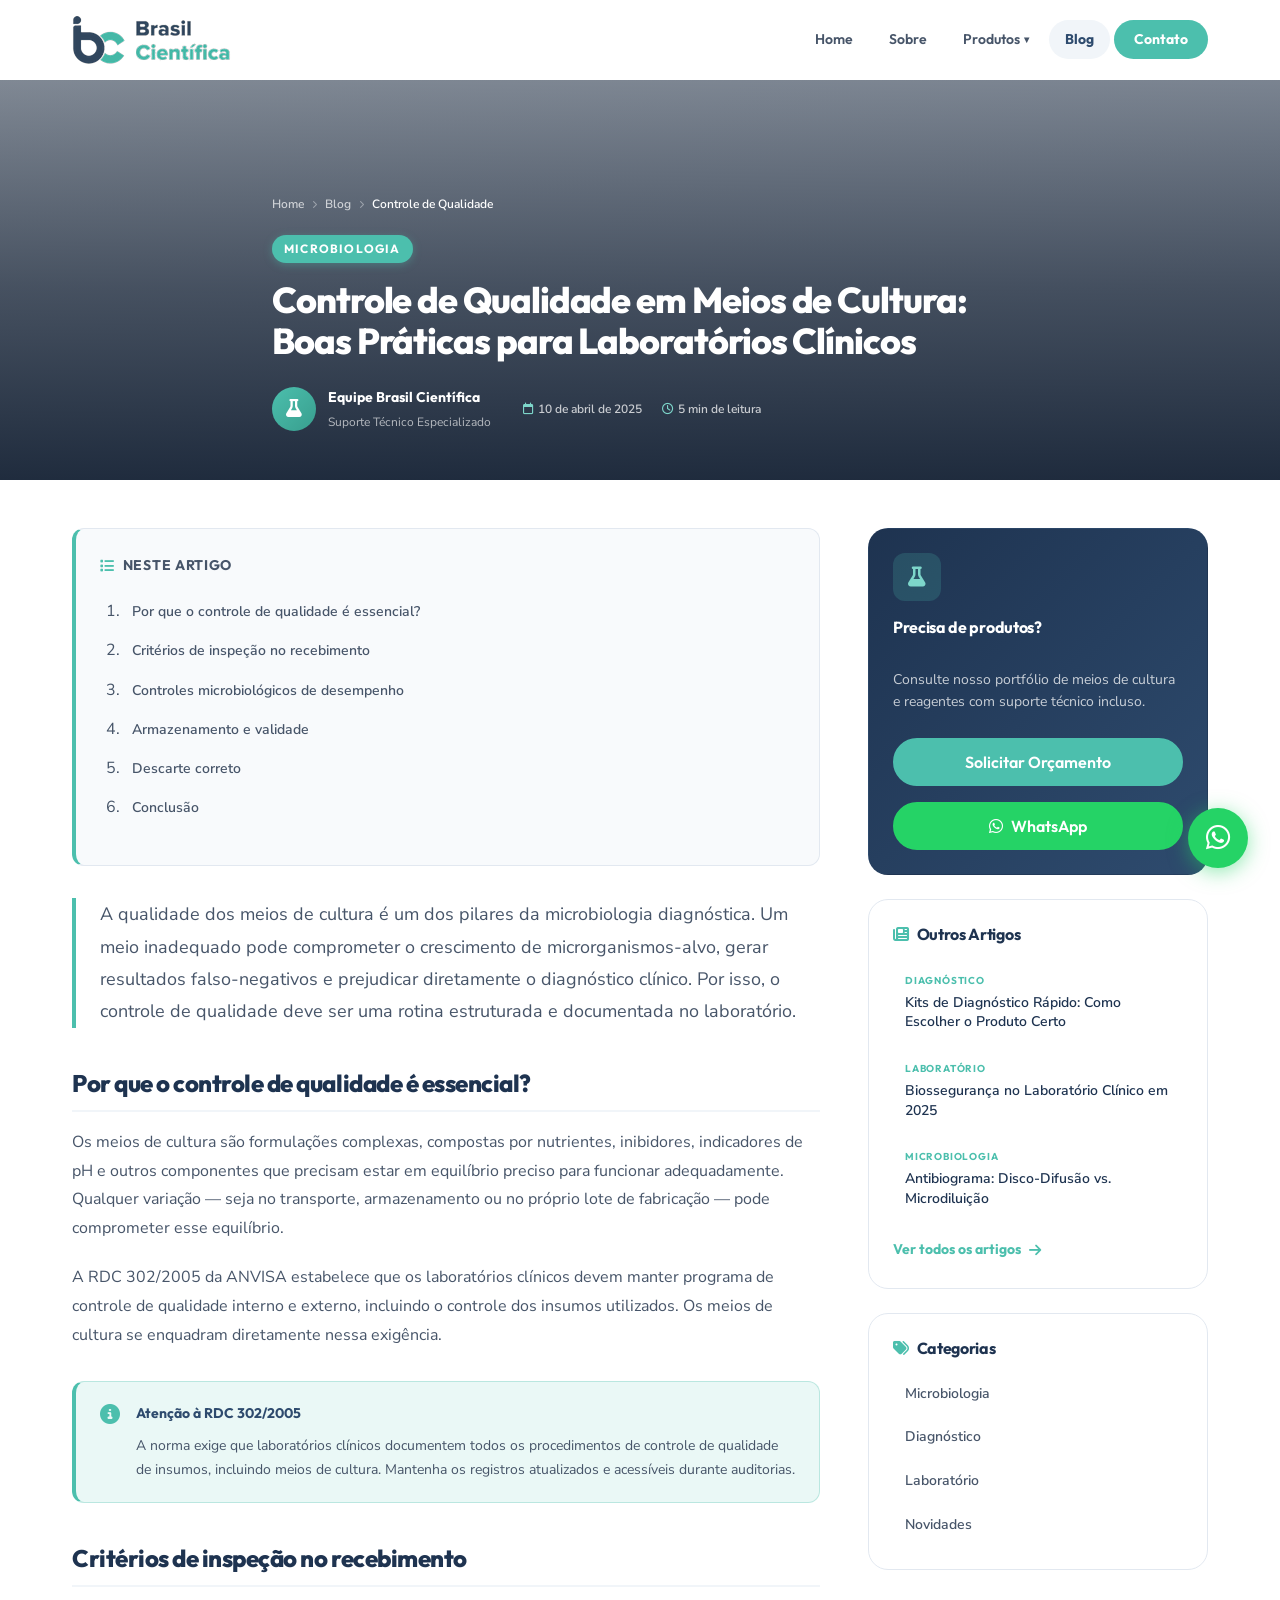
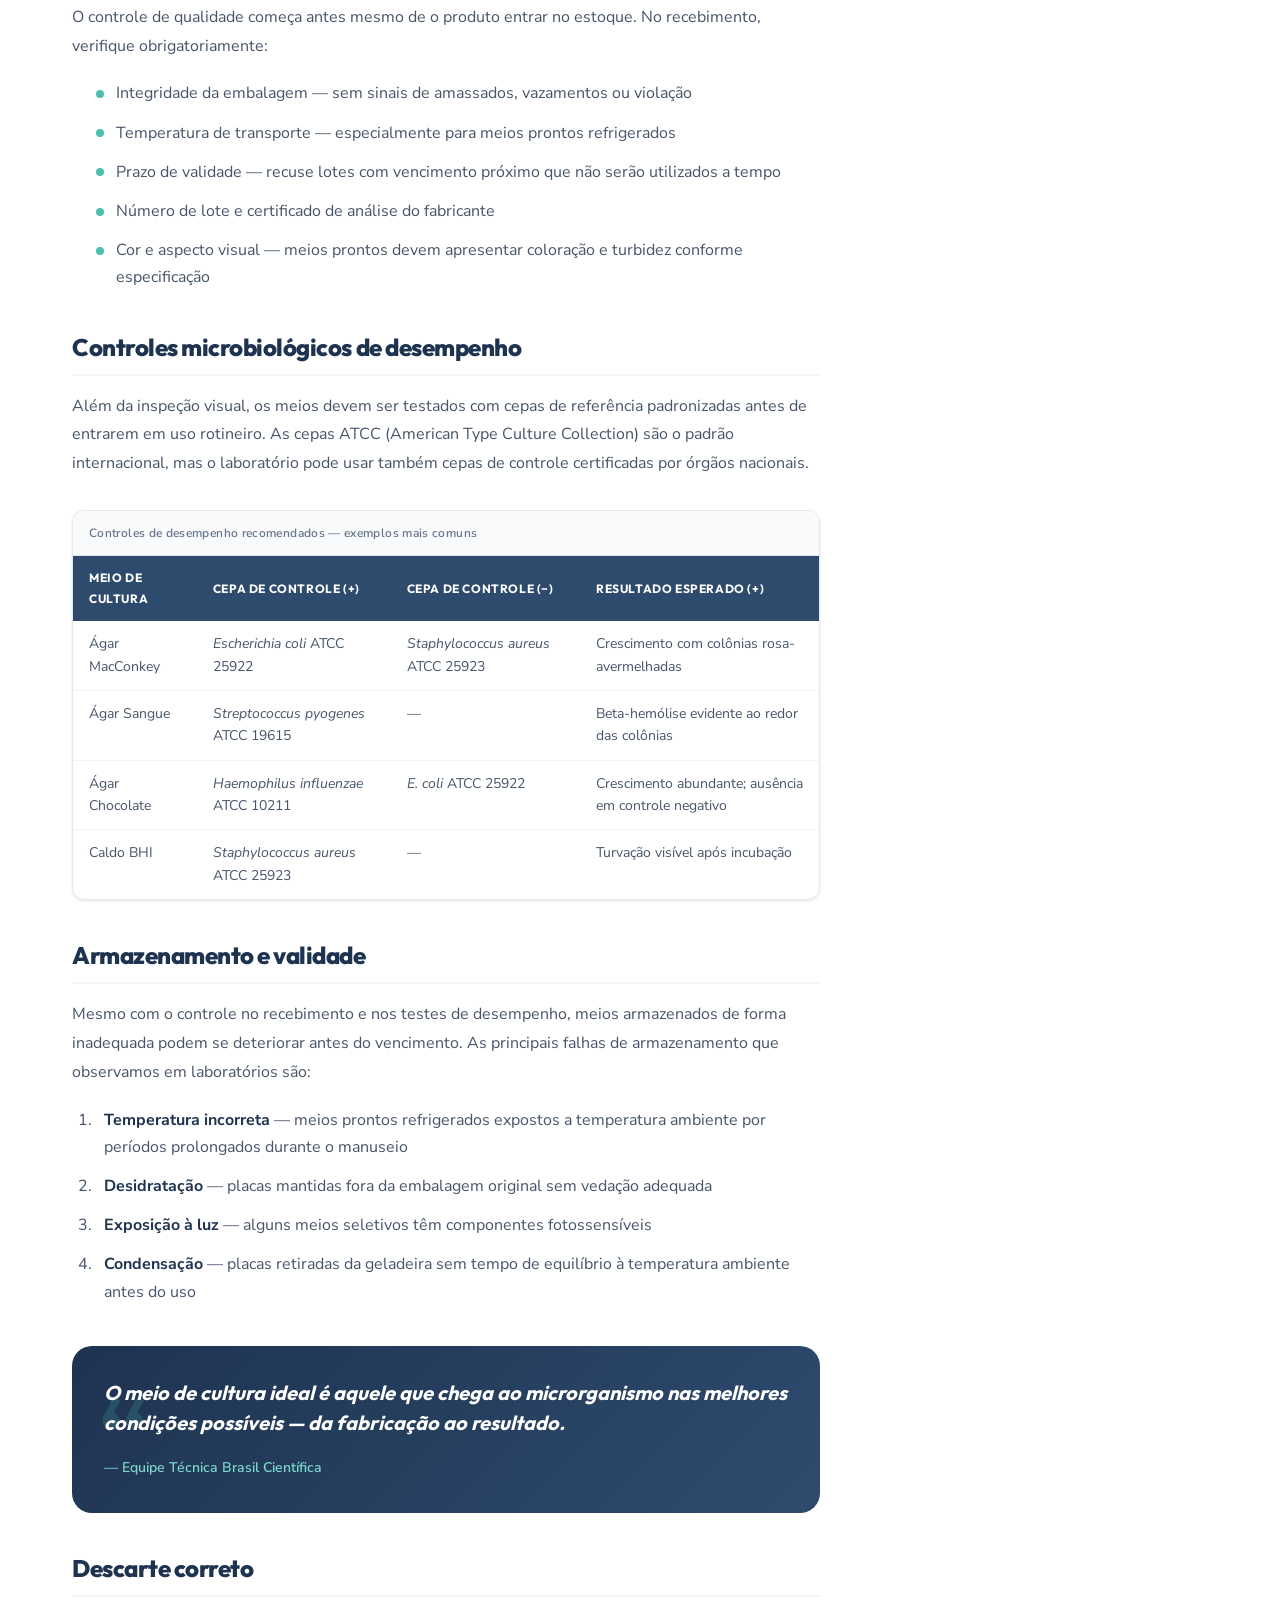
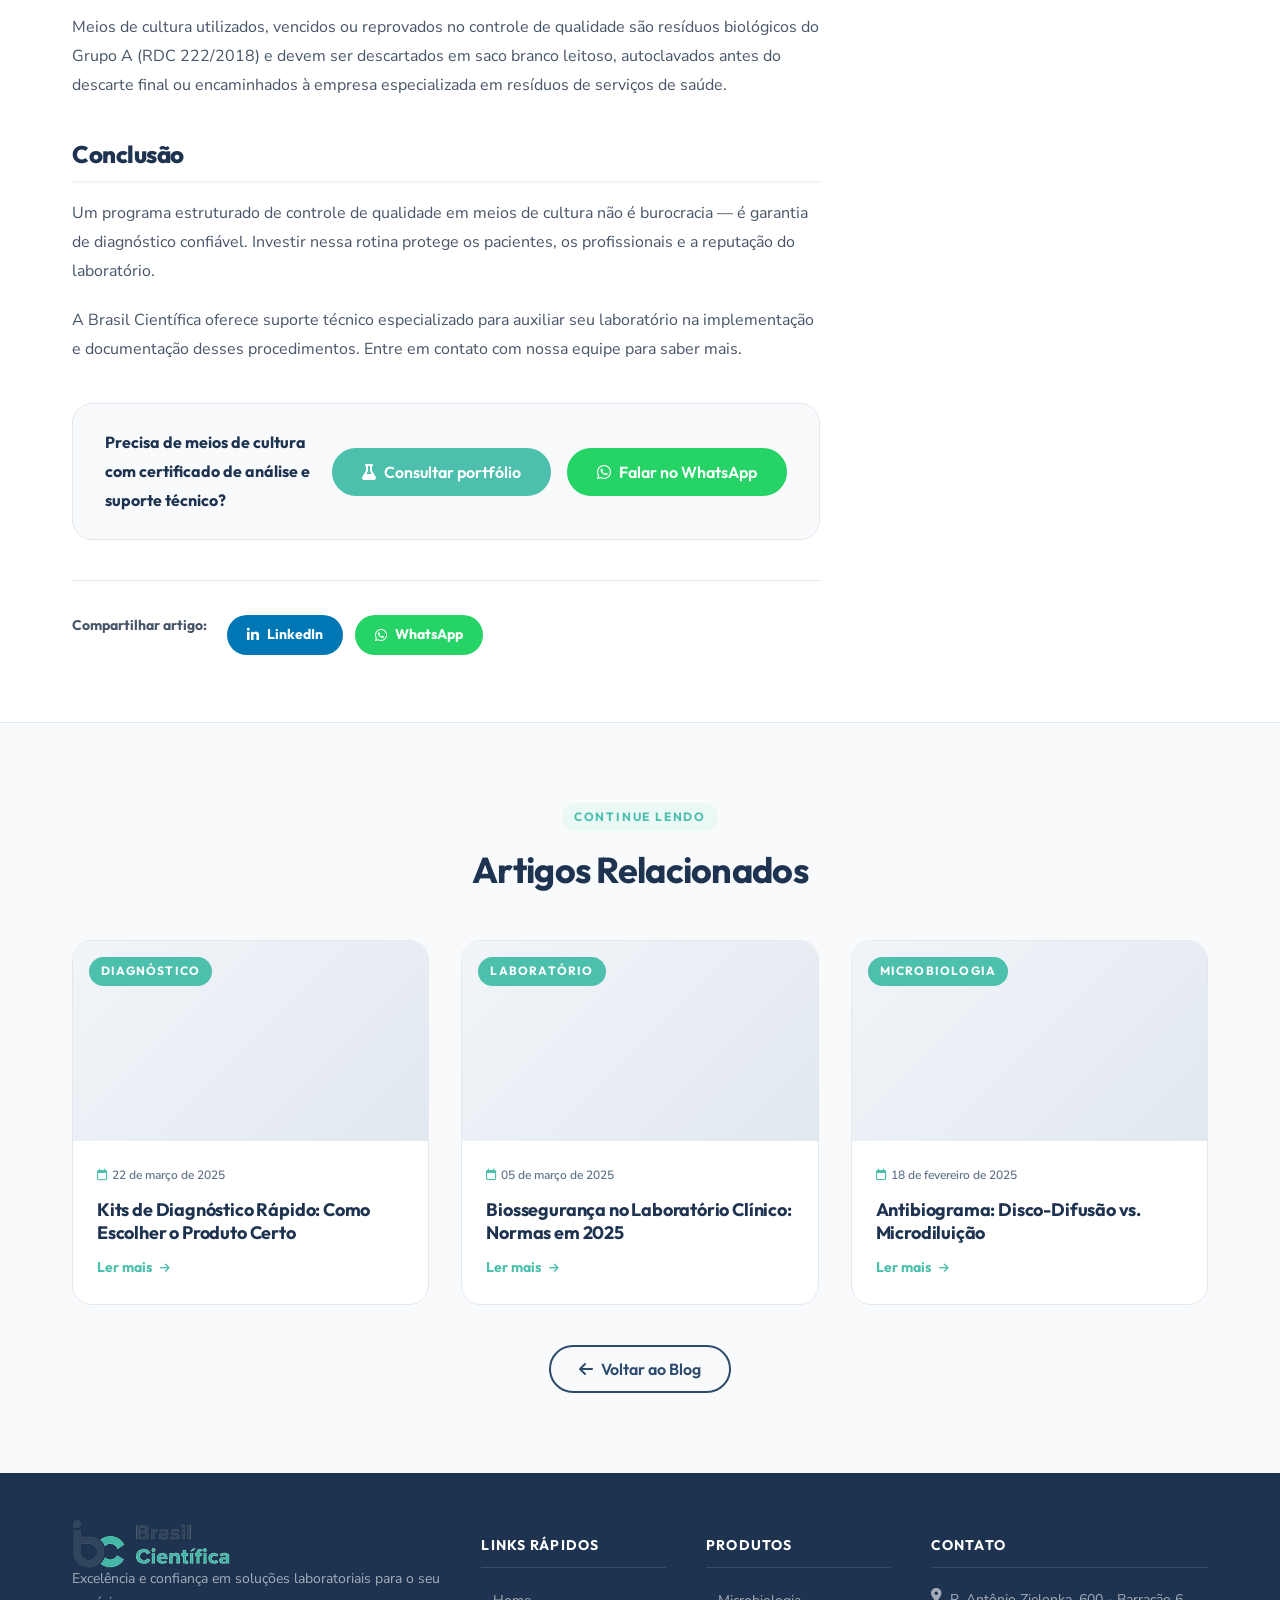
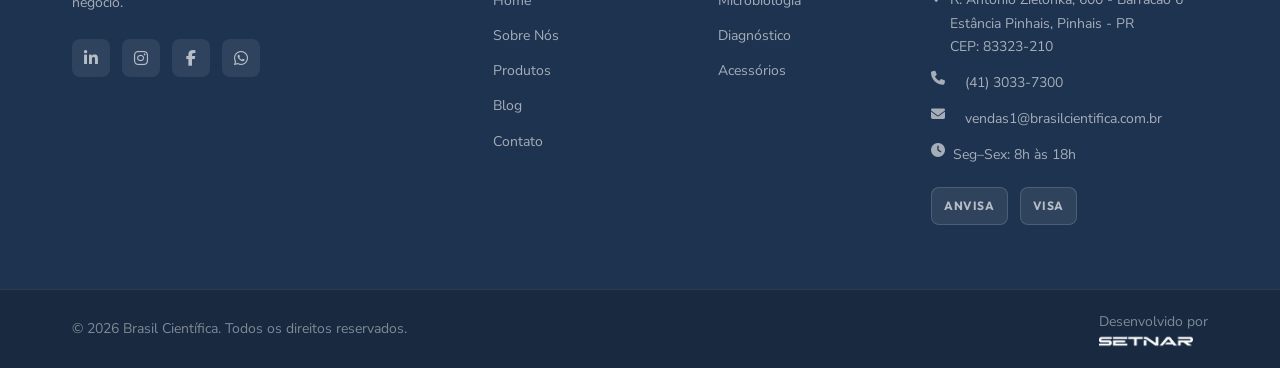
<file: posts/post-template.html>
<!DOCTYPE html>
<html lang="pt-BR" dir="ltr">

<head>
  <meta charset="UTF-8" />
  <meta name="viewport" content="width=device-width, initial-scale=1.0" />

  <!-- ═══════════════════════════════════════════════════════════
       SEO — SUBSTITUIR PARA CADA POST
       ✏️  title        → Título do artigo (até 60 caracteres)
       ✏️  description  → Resumo do artigo (até 155 caracteres)
       ✏️  canonical    → URL final do post (slug)
       ✏️  og:image     → Imagem de capa do post (1200×630px)
       ✏️  article:published_time → Data de publicação (ISO 8601)
  ══════════════════════════════════════════════════════════════ -->
  <title>Controle de Qualidade em Meios de Cultura | Blog Brasil Científica</title>
  <meta name="description" content="Saiba como aplicar boas práticas de controle de qualidade em meios de cultura para garantir resultados microbiológicos confiáveis no laboratório." />
  <meta name="author" content="Brasil Científica" />
  <meta name="robots" content="index, follow" />
  <meta name="theme-color" content="#2E4B6E" />
  <link rel="canonical" href="https://www.brasilcientifica.com/posts/controle-qualidade-meios-cultura.html" />

  <!-- Open Graph -->
  <meta property="og:type"                content="article" />
  <meta property="og:site_name"           content="Brasil Científica" />
  <meta property="og:locale"              content="pt_BR" />
  <meta property="og:url"                 content="https://www.brasilcientifica.com/posts/controle-qualidade-meios-cultura.html" />
  <meta property="og:title"              content="Controle de Qualidade em Meios de Cultura | Blog Brasil Científica" />
  <meta property="og:description"        content="Saiba como aplicar boas práticas de controle de qualidade em meios de cultura para garantir resultados microbiológicos confiáveis." />
  <meta property="og:image"              content="https://www.brasilcientifica.com/images/blog/meios-cultura.jpg" />
  <meta property="article:published_time" content="2025-04-10T08:00:00-03:00" />
  <meta property="article:author"        content="Brasil Científica" />
  <meta property="article:section"       content="Microbiologia" />

  <!-- Schema.org — Artigo -->
  <script type="application/ld+json">
  {
    "@context": "https://schema.org",
    "@type": "BlogPosting",
    "headline": "Controle de Qualidade em Meios de Cultura: Boas Práticas para Laboratórios Clínicos",
    "description": "Saiba como aplicar boas práticas de controle de qualidade em meios de cultura para garantir resultados microbiológicos confiáveis.",
    "image": "https://www.brasilcientifica.com/images/blog/meios-cultura.jpg",
    "datePublished": "2025-04-10T08:00:00-03:00",
    "dateModified":  "2025-04-10T08:00:00-03:00",
    "author": {
      "@type": "Organization",
      "name": "Brasil Científica",
      "url": "https://www.brasilcientifica.com"
    },
    "publisher": {
      "@type": "Organization",
      "name": "Brasil Científica",
      "logo": { "@type": "ImageObject", "url": "https://www.brasilcientifica.com/images/logo.png" }
    },
    "mainEntityOfPage": {
      "@type": "WebPage",
      "@id": "https://www.brasilcientifica.com/posts/controle-qualidade-meios-cultura.html"
    },
    "articleSection": "Microbiologia",
    "inLanguage": "pt-BR"
  }
  </script>

  <!-- Favicons -->
  <link rel="icon"             href="../images/favicon/favicon.ico" sizes="any" />
  <link rel="icon"             href="../images/favicon/favicon_32x32.png" sizes="32x32">
  <link rel="apple-touch-icon" href="../images/favicon/favicon_180x180.png" />
  <link rel="manifest"         href="/site.webmanifest" />

  <!-- Preconnect -->
  <link rel="dns-prefetch" href="https://fonts.googleapis.com" />
  <link rel="dns-prefetch" href="https://fonts.gstatic.com" />
  <link rel="preconnect"   href="https://fonts.googleapis.com" />
  <link rel="preconnect"   href="https://fonts.gstatic.com" crossorigin />

  <!-- Fontes -->
  <link href="https://fonts.googleapis.com/css2?family=Nunito+Sans:ital,opsz,wght@0,6..12,400;0,6..12,600;0,6..12,700;1,6..12,400&family=Outfit:wght@400;600;700;800&display=swap" rel="stylesheet" />

  <!-- Font Awesome -->
  <link rel="stylesheet"
        href="https://cdnjs.cloudflare.com/ajax/libs/font-awesome/6.5.1/css/all.min.css"
        integrity="sha512-DTOQO9RWCH3ppGqcWaEA1BIZOC6xxalwEsw9c2QQeAIftl+Vegovlnee1c9QX4TctnWMn13TZye+giMm8e2LwA=="
        crossorigin="anonymous"
        referrerpolicy="no-referrer"
        media="print"
        onload="this.media='all'" />
  <noscript>
    <link rel="stylesheet" href="https://cdnjs.cloudflare.com/ajax/libs/font-awesome/6.5.1/css/all.min.css" />
  </noscript>

  <!-- CSS principal + Blog -->
  <link rel="stylesheet" href="../style.css" />
  <link rel="stylesheet" href="../blog.css" />

</head>

<body>

  <a href="#main-content" class="skip-link">Ir para o conteúdo principal</a>


  <!-- ============================================================
       HEADER
  ============================================================ -->
  <header id="header" role="banner">
    <div class="container header__inner">

      <a href="../index.html" class="header__logo" aria-label="Brasil Científica — Voltar à página inicial">
        <img src="../images/logo/logo_header.png" alt="Brasil Científica"/>
      </a>

      <button class="header__menu-toggle" id="menuToggle"
              aria-controls="mainNav"
              aria-expanded="false"
              aria-label="Abrir menu de navegação"
              type="button">
        <span aria-hidden="true"></span>
        <span aria-hidden="true"></span>
        <span aria-hidden="true"></span>
      </button>

      <nav class="header__nav" id="mainNav" aria-label="Menu principal">
        <ul class="nav__list" role="list">
          <li class="nav__item">
            <a href="../index.html#home" class="nav__link">Home</a>
          </li>
          <li class="nav__item">
            <a href="../index.html#sobre" class="nav__link">Sobre</a>
          </li>
          <li class="nav__item nav__item--dropdown">
            <a href="../index.html#produtos" class="nav__link" aria-haspopup="true" aria-expanded="false">
              Produtos <span class="nav__arrow" aria-hidden="true">▾</span>
            </a>
            <ul class="nav__dropdown" role="menu" aria-label="Categorias de produtos">
              <li role="none"><a href="../index.html#portfolio-microbiologia" role="menuitem">Microbiologia</a></li>
              <li role="none"><a href="../index.html#portfolio-diagnostico"   role="menuitem">Diagnóstico</a></li>
              <li role="none"><a href="../index.html#portfolio-acessorios"    role="menuitem">Acessórios</a></li>
            </ul>
          </li>
          <li class="nav__item">
            <a href="../blog.html" class="nav__link nav__link--active" aria-current="page">Blog</a>
          </li>
          <li class="nav__item">
            <a href="../index.html#contato" class="nav__link nav__link--cta">Contato</a>
          </li>
        </ul>
      </nav>

    </div>
  </header>


  <main id="main-content" tabindex="-1">

    <!-- ══════════════════════════════════════════════════════════
         HERO DO POST
    ══════════════════════════════════════════════════════════════ -->
    <section class="post-hero" aria-labelledby="post-titulo">

      <!-- Imagem de capa com overlay -->
      <div class="post-hero__capa" aria-hidden="true">
        <div class="image-placeholder post-hero__capa-img">
          <!-- ✏️ Substituir por:
          <img src="../images/blog/meios-cultura.webp"
               alt="Meios de cultura em placas de Petri em bancada de laboratório"
               loading="eager" fetchpriority="high" decoding="async">
          -->
        </div>
        <div class="post-hero__overlay"></div>
      </div>

      <div class="container post-hero__conteudo">
        <!-- Breadcrumb -->
        <nav class="breadcrumb breadcrumb--light" aria-label="Trilha de navegação">
          <ol role="list">
            <li><a href="../index.html">Home</a></li>
            <li aria-hidden="true"><i class="fa-solid fa-chevron-right"></i></li>
            <li><a href="../blog.html">Blog</a></li>
            <li aria-hidden="true"><i class="fa-solid fa-chevron-right"></i></li>
            <!-- ✏️ Substituir pelo título curto do post -->
            <li aria-current="page">Controle de Qualidade</li>
          </ol>
        </nav>

        <!-- ✏️ Badge de categoria — alterar data-categoria e texto conforme necessário -->
        <span class="post__badge post__badge--hero">Microbiologia</span>

        <!-- ✏️ Título principal do artigo -->
        <h1 id="post-titulo" class="post-hero__titulo">
          Controle de Qualidade em Meios de Cultura: Boas Práticas para Laboratórios Clínicos
        </h1>

        <!-- Meta do post -->
        <div class="post-hero__meta">
          <div class="post-hero__autor">
            <div class="autor__avatar" aria-hidden="true">
              <i class="fa-solid fa-flask"></i>
            </div>
            <div class="autor__info">
              <!-- ✏️ Substituir pelo nome do autor, se houver -->
              <span class="autor__nome">Equipe Brasil Científica</span>
              <span class="autor__cargo">Suporte Técnico Especializado</span>
            </div>
          </div>
          <div class="post-hero__dados">
            <!-- ✏️ Atualizar data (datetime em ISO 8601 e texto visível) -->
            <time datetime="2025-04-10" class="post__data">
              <i class="fa-regular fa-calendar" aria-hidden="true"></i> 10 de abril de 2025
            </time>
            <!-- ✏️ Atualizar tempo estimado de leitura -->
            <span class="post__leitura">
              <i class="fa-regular fa-clock" aria-hidden="true"></i> 5 min de leitura
            </span>
          </div>
        </div>
      </div>
    </section>


    <!-- ══════════════════════════════════════════════════════════
         CORPO DO ARTIGO
    ══════════════════════════════════════════════════════════════ -->
    <div class="post-layout container">

      <!-- ── CONTEÚDO PRINCIPAL ── -->
      <article class="post-conteudo" aria-label="Conteúdo do artigo">

        <!-- Sumário / Índice -->
        <nav class="post-sumario" aria-label="Índice do artigo">
          <p class="post-sumario__titulo">
            <i class="fa-solid fa-list" aria-hidden="true"></i> Neste artigo
          </p>
          <ol class="post-sumario__lista">
            <!-- ✏️ Atualizar âncoras e títulos conforme as seções do artigo -->
            <li><a href="#secao-1">Por que o controle de qualidade é essencial?</a></li>
            <li><a href="#secao-2">Critérios de inspeção no recebimento</a></li>
            <li><a href="#secao-3">Controles microbiológicos de desempenho</a></li>
            <li><a href="#secao-4">Armazenamento e validade</a></li>
            <li><a href="#secao-5">Descarte correto</a></li>
            <li><a href="#secao-6">Conclusão</a></li>
          </ol>
        </nav>

        <!-- ════════════════════════════════════════════════════
             ✏️ CORPO DO ARTIGO — Substituir todo o conteúdo abaixo
             Estrutura disponível: h2, h3, p, ul, ol, blockquote,
             .post-destaque-info, .post-tabela, figure
        ════════════════════════════════════════════════════════ -->

        <p class="post-lead">
          A qualidade dos meios de cultura é um dos pilares da microbiologia diagnóstica. Um meio inadequado pode comprometer o crescimento de microrganismos-alvo, gerar resultados falso-negativos e prejudicar diretamente o diagnóstico clínico. Por isso, o controle de qualidade deve ser uma rotina estruturada e documentada no laboratório.
        </p>

        <h2 id="secao-1">Por que o controle de qualidade é essencial?</h2>
        <p>
          Os meios de cultura são formulações complexas, compostas por nutrientes, inibidores, indicadores de pH e outros componentes que precisam estar em equilíbrio preciso para funcionar adequadamente. Qualquer variação — seja no transporte, armazenamento ou no próprio lote de fabricação — pode comprometer esse equilíbrio.
        </p>
        <p>
          A RDC 302/2005 da ANVISA estabelece que os laboratórios clínicos devem manter programa de controle de qualidade interno e externo, incluindo o controle dos insumos utilizados. Os meios de cultura se enquadram diretamente nessa exigência.
        </p>

        <!-- Box de destaque informativo -->
        <div class="post-destaque-info">
          <i class="fa-solid fa-circle-info" aria-hidden="true"></i>
          <div>
            <strong>Atenção à RDC 302/2005</strong>
            <p>A norma exige que laboratórios clínicos documentem todos os procedimentos de controle de qualidade de insumos, incluindo meios de cultura. Mantenha os registros atualizados e acessíveis durante auditorias.</p>
          </div>
        </div>

        <h2 id="secao-2">Critérios de inspeção no recebimento</h2>
        <p>
          O controle de qualidade começa antes mesmo de o produto entrar no estoque. No recebimento, verifique obrigatoriamente:
        </p>
        <ul>
          <li>Integridade da embalagem — sem sinais de amassados, vazamentos ou violação</li>
          <li>Temperatura de transporte — especialmente para meios prontos refrigerados</li>
          <li>Prazo de validade — recuse lotes com vencimento próximo que não serão utilizados a tempo</li>
          <li>Número de lote e certificado de análise do fabricante</li>
          <li>Cor e aspecto visual — meios prontos devem apresentar coloração e turbidez conforme especificação</li>
        </ul>

        <h2 id="secao-3">Controles microbiológicos de desempenho</h2>
        <p>
          Além da inspeção visual, os meios devem ser testados com cepas de referência padronizadas antes de entrarem em uso rotineiro. As cepas ATCC (American Type Culture Collection) são o padrão internacional, mas o laboratório pode usar também cepas de controle certificadas por órgãos nacionais.
        </p>

        <!-- Tabela de exemplo -->
        <div class="post-tabela-wrapper" role="region" aria-label="Tabela de controles por meio de cultura" tabindex="0">
          <table class="post-tabela">
            <caption>Controles de desempenho recomendados — exemplos mais comuns</caption>
            <thead>
              <tr>
                <th scope="col">Meio de Cultura</th>
                <th scope="col">Cepa de Controle (+)</th>
                <th scope="col">Cepa de Controle (−)</th>
                <th scope="col">Resultado Esperado (+)</th>
              </tr>
            </thead>
            <tbody>
              <tr>
                <td>Ágar MacConkey</td>
                <td><em>Escherichia coli</em> ATCC 25922</td>
                <td><em>Staphylococcus aureus</em> ATCC 25923</td>
                <td>Crescimento com colônias rosa-avermelhadas</td>
              </tr>
              <tr>
                <td>Ágar Sangue</td>
                <td><em>Streptococcus pyogenes</em> ATCC 19615</td>
                <td>—</td>
                <td>Beta-hemólise evidente ao redor das colônias</td>
              </tr>
              <tr>
                <td>Ágar Chocolate</td>
                <td><em>Haemophilus influenzae</em> ATCC 10211</td>
                <td><em>E. coli</em> ATCC 25922</td>
                <td>Crescimento abundante; ausência em controle negativo</td>
              </tr>
              <tr>
                <td>Caldo BHI</td>
                <td><em>Staphylococcus aureus</em> ATCC 25923</td>
                <td>—</td>
                <td>Turvação visível após incubação</td>
              </tr>
            </tbody>
          </table>
        </div>

        <h2 id="secao-4">Armazenamento e validade</h2>
        <p>
          Mesmo com o controle no recebimento e nos testes de desempenho, meios armazenados de forma inadequada podem se deteriorar antes do vencimento. As principais falhas de armazenamento que observamos em laboratórios são:
        </p>
        <ol>
          <li><strong>Temperatura incorreta</strong> — meios prontos refrigerados expostos a temperatura ambiente por períodos prolongados durante o manuseio</li>
          <li><strong>Desidratação</strong> — placas mantidas fora da embalagem original sem vedação adequada</li>
          <li><strong>Exposição à luz</strong> — alguns meios seletivos têm componentes fotossensíveis</li>
          <li><strong>Condensação</strong> — placas retiradas da geladeira sem tempo de equilíbrio à temperatura ambiente antes do uso</li>
        </ol>

        <!-- Blockquote de destaque -->
        <blockquote class="post-citacao">
          <p>O meio de cultura ideal é aquele que chega ao microrganismo nas melhores condições possíveis — da fabricação ao resultado.</p>
          <cite>— Equipe Técnica Brasil Científica</cite>
        </blockquote>

        <h2 id="secao-5">Descarte correto</h2>
        <p>
          Meios de cultura utilizados, vencidos ou reprovados no controle de qualidade são resíduos biológicos do Grupo A (RDC 222/2018) e devem ser descartados em saco branco leitoso, autoclavados antes do descarte final ou encaminhados à empresa especializada em resíduos de serviços de saúde.
        </p>

        <h2 id="secao-6">Conclusão</h2>
        <p>
          Um programa estruturado de controle de qualidade em meios de cultura não é burocracia — é garantia de diagnóstico confiável. Investir nessa rotina protege os pacientes, os profissionais e a reputação do laboratório.
        </p>
        <p>
          A Brasil Científica oferece suporte técnico especializado para auxiliar seu laboratório na implementação e documentação desses procedimentos. Entre em contato com nossa equipe para saber mais.
        </p>

        <!-- CTA interno -->
        <div class="post-cta-interno">
          <p>Precisa de meios de cultura com certificado de análise e suporte técnico?</p>
          <a href="../index.html#contato" class="btn btn--secondary">
            <i class="fa-solid fa-flask" aria-hidden="true"></i> Consultar portfólio
          </a>
          <a href="https://wa.me/5541999225335" class="btn btn--whatsapp" target="_blank" rel="noopener noreferrer">
            <i class="fa-brands fa-whatsapp" aria-hidden="true"></i> Falar no WhatsApp
          </a>
        </div>

        <!-- Compartilhamento -->
        <div class="post-compartilhar">
          <p class="post-compartilhar__label">Compartilhar artigo:</p>
          <div class="post-compartilhar__botoes">
            <a href="https://www.linkedin.com/sharing/share-offsite/?url=https%3A%2F%2Fwww.brasilcientifica.com%2Fposts%2Fcontrole-qualidade-meios-cultura.html"
               target="_blank" rel="noopener noreferrer"
               class="compartilhar__btn compartilhar__btn--linkedin"
               aria-label="Compartilhar no LinkedIn (abre nova aba)">
              <i class="fa-brands fa-linkedin-in" aria-hidden="true"></i> LinkedIn
            </a>
            <a href="https://wa.me/?text=Artigo%20da%20Brasil%20Cient%C3%ADfica%3A%20https%3A%2F%2Fwww.brasilcientifica.com%2Fposts%2Fcontrole-qualidade-meios-cultura.html"
               target="_blank" rel="noopener noreferrer"
               class="compartilhar__btn compartilhar__btn--whatsapp"
               aria-label="Compartilhar no WhatsApp (abre nova aba)">
              <i class="fa-brands fa-whatsapp" aria-hidden="true"></i> WhatsApp
            </a>
          </div>
        </div>

      </article><!-- /post-conteudo -->


      <!-- ── SIDEBAR ── -->
      <aside class="post-sidebar" aria-label="Conteúdo relacionado">

        <!-- Card: Solicitar Orçamento -->
        <div class="sidebar-card sidebar-card--cta">
          <div class="sidebar-card__icone" aria-hidden="true">
            <i class="fa-solid fa-flask"></i>
          </div>
          <h3 class="sidebar-card__titulo">Precisa de produtos?</h3>
          <p class="sidebar-card__texto">Consulte nosso portfólio de meios de cultura e reagentes com suporte técnico incluso.</p>
          <a href="../index.html#contato" class="btn btn--secondary btn--full">
            Solicitar Orçamento
          </a>
          <a href="https://wa.me/5541999225335" class="btn btn--whatsapp btn--full" target="_blank" rel="noopener noreferrer">
            <i class="fa-brands fa-whatsapp" aria-hidden="true"></i> WhatsApp
          </a>
        </div>

        <!-- Card: Outros artigos -->
        <div class="sidebar-card">
          <h3 class="sidebar-card__titulo">
            <i class="fa-solid fa-newspaper" aria-hidden="true"></i> Outros Artigos
          </h3>
          <ul class="sidebar-posts" role="list">
            <li>
              <a href="kits-diagnosticos-rapidos.html" class="sidebar-post__link">
                <span class="sidebar-post__badge">Diagnóstico</span>
                <span class="sidebar-post__titulo">Kits de Diagnóstico Rápido: Como Escolher o Produto Certo</span>
              </a>
            </li>
            <li>
              <a href="biosseguranca-laboratorio.html" class="sidebar-post__link">
                <span class="sidebar-post__badge">Laboratório</span>
                <span class="sidebar-post__titulo">Biossegurança no Laboratório Clínico em 2025</span>
              </a>
            </li>
            <li>
              <a href="antibiograma-tecnicas.html" class="sidebar-post__link">
                <span class="sidebar-post__badge">Microbiologia</span>
                <span class="sidebar-post__titulo">Antibiograma: Disco-Difusão vs. Microdiluição</span>
              </a>
            </li>
          </ul>
          <a href="../blog.html" class="sidebar-card__ver-todos">
            Ver todos os artigos <i class="fa-solid fa-arrow-right" aria-hidden="true"></i>
          </a>
        </div>

        <!-- Card: Categorias -->
        <div class="sidebar-card">
          <h3 class="sidebar-card__titulo">
            <i class="fa-solid fa-tags" aria-hidden="true"></i> Categorias
          </h3>
          <ul class="sidebar-categorias" role="list">
            <li><a href="../blog.html?categoria=microbiologia">Microbiologia</a></li>
            <li><a href="../blog.html?categoria=diagnostico">Diagnóstico</a></li>
            <li><a href="../blog.html?categoria=laboratorio">Laboratório</a></li>
            <li><a href="../blog.html?categoria=novidades">Novidades</a></li>
          </ul>
        </div>

      </aside><!-- /sidebar -->

    </div><!-- /post-layout -->


    <!-- ══════════════════════════════════════════════════════════
         POSTS RELACIONADOS
    ══════════════════════════════════════════════════════════════ -->
    <section class="section posts-relacionados" aria-labelledby="relacionados-titulo">
      <div class="container">
        <header class="section__header">
          <span class="section__eyebrow">Continue Lendo</span>
          <h2 id="relacionados-titulo" class="section__title">Artigos Relacionados</h2>
        </header>

        <div class="posts-grid posts-grid--3">

          <article class="post-card animar-entrada" aria-labelledby="rel-1-titulo">
            <a href="#" class="post-card__imagem-link" tabindex="-1" aria-hidden="true">
              <div class="post-card__imagem">
                <div class="image-placeholder" style="height:100%"></div>
                <span class="post__badge">Diagnóstico</span>
              </div>
            </a>
            <div class="post-card__conteudo">
              <div class="post__meta">
                <time datetime="2025-03-22" class="post__data">
                  <i class="fa-regular fa-calendar" aria-hidden="true"></i> 22 de março de 2025
                </time>
              </div>
              <h3 id="rel-1-titulo" class="post-card__titulo">
                <a href="#">Kits de Diagnóstico Rápido: Como Escolher o Produto Certo</a>
              </h3>
              <a href="#" class="post-card__link">
                Ler mais <i class="fa-solid fa-arrow-right" aria-hidden="true"></i>
              </a>
            </div>
          </article>

          <article class="post-card animar-entrada" aria-labelledby="rel-2-titulo">
            <a href="#" class="post-card__imagem-link" tabindex="-1" aria-hidden="true">
              <div class="post-card__imagem">
                <div class="image-placeholder" style="height:100%"></div>
                <span class="post__badge">Laboratório</span>
              </div>
            </a>
            <div class="post-card__conteudo">
              <div class="post__meta">
                <time datetime="2025-03-05" class="post__data">
                  <i class="fa-regular fa-calendar" aria-hidden="true"></i> 05 de março de 2025
                </time>
              </div>
              <h3 id="rel-2-titulo" class="post-card__titulo">
                <a href="#">Biossegurança no Laboratório Clínico: Normas em 2025</a>
              </h3>
              <a href="#" class="post-card__link">
                Ler mais <i class="fa-solid fa-arrow-right" aria-hidden="true"></i>
              </a>
            </div>
          </article>

          <article class="post-card animar-entrada" aria-labelledby="rel-3-titulo">
            <a href="#" class="post-card__imagem-link" tabindex="-1" aria-hidden="true">
              <div class="post-card__imagem">
                <div class="image-placeholder" style="height:100%"></div>
                <span class="post__badge">Microbiologia</span>
              </div>
            </a>
            <div class="post-card__conteudo">
              <div class="post__meta">
                <time datetime="2025-02-18" class="post__data">
                  <i class="fa-regular fa-calendar" aria-hidden="true"></i> 18 de fevereiro de 2025
                </time>
              </div>
              <h3 id="rel-3-titulo" class="post-card__titulo">
                <a href="#">Antibiograma: Disco-Difusão vs. Microdiluição</a>
              </h3>
              <a href="#" class="post-card__link">
                Ler mais <i class="fa-solid fa-arrow-right" aria-hidden="true"></i>
              </a>
            </div>
          </article>

        </div>

        <div style="text-align:center; margin-top: var(--space-10)">
          <a href="../blog.html" class="btn btn--outline">
            <i class="fa-solid fa-arrow-left" aria-hidden="true"></i> Voltar ao Blog
          </a>
        </div>

      </div>
    </section>

  </main>


  <!-- ============================================================
       FOOTER
  ============================================================ -->
  <footer id="footer" role="contentinfo">

    <div class="container footer__inner">

      <div class="footer__coluna footer__coluna--empresa">
        <a href="../index.html" class="footer__logo" aria-label="Brasil Científica — Voltar ao topo">
          <img src="../images/logo/logo_header.png" alt="Brasil Científica">
        </a>
        <p class="footer__descricao">Excelência e confiança em soluções laboratoriais para o seu negócio.</p>
        <nav class="footer__redes" aria-label="Redes sociais da Brasil Científica">
          <a href="https://www.linkedin.com/company/brasil-cientifica---comercio-de-produtos-para-laboratorio/about/" target="_blank" rel="noopener noreferrer" class="rede__link" aria-label="LinkedIn (abre nova aba)"><i class="fa-brands fa-linkedin-in" aria-hidden="true"></i></a>
          <a href="https://www.instagram.com/brasilcientifica" target="_blank" rel="noopener noreferrer" class="rede__link" aria-label="Instagram (abre nova aba)"><i class="fa-brands fa-instagram" aria-hidden="true"></i></a>
          <a href="https://www.facebook.com/brasilcientifica" target="_blank" rel="noopener noreferrer" class="rede__link" aria-label="Facebook (abre nova aba)"><i class="fa-brands fa-facebook-f" aria-hidden="true"></i></a>
          <a href="https://wa.me/5541999225335" target="_blank" rel="noopener noreferrer" class="rede__link" aria-label="WhatsApp (abre nova aba)"><i class="fa-brands fa-whatsapp" aria-hidden="true"></i></a>
        </nav>
      </div>

      <div class="footer__coluna footer__coluna--links">
        <h4 class="footer__titulo-coluna">Links Rápidos</h4>
        <nav aria-label="Links rápidos do rodapé">
          <ul class="footer__lista" role="list">
            <li><a href="../index.html#home"     class="footer__link">Home</a></li>
            <li><a href="../index.html#sobre"    class="footer__link">Sobre Nós</a></li>
            <li><a href="../index.html#produtos" class="footer__link">Produtos</a></li>
            <li><a href="../blog.html"           class="footer__link">Blog</a></li>
            <li><a href="../index.html#contato"  class="footer__link">Contato</a></li>
          </ul>
        </nav>
      </div>

      <div class="footer__coluna footer__coluna--categorias">
        <h4 class="footer__titulo-coluna">Produtos</h4>
        <nav aria-label="Categorias de produtos no rodapé">
          <ul class="footer__lista" role="list">
            <li><a href="../index.html#portfolio-microbiologia" class="footer__link">Microbiologia</a></li>
            <li><a href="../index.html#portfolio-diagnostico"   class="footer__link">Diagnóstico</a></li>
            <li><a href="../index.html#portfolio-acessorios"    class="footer__link">Acessórios</a></li>
          </ul>
        </nav>
      </div>

      <div class="footer__coluna footer__coluna--contato">
        <h4 class="footer__titulo-coluna">Contato</h4>
        <address class="footer__endereco">
          <p><i class="fa-solid fa-location-dot" aria-hidden="true"></i> R. Antônio Zielonka, 600 - Barracão 6<br />Estância Pinhais, Pinhais - PR<br />CEP: 83323-210</p>
          <p><i class="fa-solid fa-phone" aria-hidden="true"></i> <a href="tel:+554130337300" class="footer__link">(41) 3033-7300</a></p>
          <p><i class="fa-solid fa-envelope" aria-hidden="true"></i> <a href="mailto:vendas1@brasilcientifica.com.br" class="footer__link">vendas1@brasilcientifica.com.br</a></p>
          <p><i class="fa-solid fa-clock" aria-hidden="true"></i> Seg–Sex: 8h às 18h</p>
        </address>
        <div class="footer__certificacoes" aria-label="Certificações da Brasil Científica">
          <span class="cert__badge">ANVISA</span>
          <span class="cert__badge">VISA</span>
        </div>
      </div>

    </div>

    <div class="footer__bottom">
      <div class="container footer__bottom-inner">
        <p class="footer__copyright">&copy; <span id="anoAtual"></span> Brasil Científica. Todos os direitos reservados.</p>
        <p class="footer__desenvolvido">Desenvolvido por <img src="../images/setnar-logo.webp" alt="Setnar" class="footer__logo"></p>
      </div>
    </div>

  </footer>


  <!-- Botão flutuante WhatsApp -->
  <a href="https://wa.me/5541999225335?text=Ol%C3%A1%2C%20gostaria%20de%20solicitar%20um%20or%C3%A7amento."
     class="whatsapp-float"
     target="_blank"
     rel="noopener noreferrer"
     aria-label="Falar com a Brasil Científica pelo WhatsApp (abre nova aba)">
    <i class="fa-brands fa-whatsapp" aria-hidden="true"></i>
  </a>

  <script src="../main.js" defer></script>
  <script src="../blog.js" defer></script>

</body>
</html>
</file>
<file: style.css>
/* ============================================================
   BRASIL CIENTÍFICA — Folha de Estilos Principal
   Versão: 1.0
   Paleta extraída da logo oficial:
     Azul-marinho : #2E4B6E  (letra "b", texto "Brasil")
     Teal/Verde   : #4CBFAD  (letra "c", texto "Científica")
   ============================================================ */


/* ------------------------------------------------------------
   0. IMPORTS — Google Fonts
      Nunito Sans: corpo de texto (leve, arredondado, laboratorial)
      Outfit: títulos (geométrico, tecnológico, moderno)
   ------------------------------------------------------------ */


/* ------------------------------------------------------------
   1. VARIÁVEIS CSS (Design Tokens)
   ------------------------------------------------------------ */
:root {
  /* — Cores principais — */
  --cor-primaria:        #2E4B6E;   /* azul-marinho escuro (logo "b") */
  --cor-primaria-escura: #1E3350;   /* hover / dark mode headers */
  --cor-primaria-clara:  #3D6491;   /* variante mais clara */
  --cor-acento:          #4CBFAD;   /* teal / verde (logo "c") */
  --cor-acento-escura:   #389E8E;   /* hover do acento */
  --cor-acento-clara:    #7DD6CA;   /* versão desbotada */
  --cor-acento-bg:       #EAF8F6;   /* fundo suave com teal */

  /* — Neutros — */
  --branco:              #FFFFFF;
  --cinza-50:            #F8FAFC;
  --cinza-100:           #F1F5F9;
  --cinza-200:           #E2E8F0;
  --cinza-300:           #CBD5E1;
  --cinza-400:           #94A3B8;
  --cinza-500:           #64748B;
  --cinza-600:           #475569;
  --cinza-700:           #334155;
  --cinza-900:           #0F172A;

  /* — Textos — */
  --texto-principal:     #1E3350;
  --texto-corpo:         #475569;
  --texto-suave:         #64748B;
  --texto-branco:        #FFFFFF;

  /* — Feedback — */
  --cor-sucesso:         #16A34A;
  --cor-erro:            #DC2626;

  /* — Tipografia — */
  --fonte-titulo:   'Outfit', sans-serif;
  --fonte-corpo:    'Nunito Sans', sans-serif;

  /* — Tamanhos de fonte — */
  --text-xs:    0.75rem;
  --text-sm:    0.875rem;
  --text-base:  1rem;
  --text-lg:    1.125rem;
  --text-xl:    1.25rem;
  --text-2xl:   1.5rem;
  --text-3xl:   1.875rem;
  --text-4xl:   2.25rem;
  --text-5xl:   3rem;
  --text-6xl:   3.75rem;

  /* — Espaçamentos — */
  --space-1:   0.25rem;
  --space-2:   0.5rem;
  --space-3:   0.75rem;
  --space-4:   1rem;
  --space-5:   1.25rem;
  --space-6:   1.5rem;
  --space-8:   2rem;
  --space-10:  2.5rem;
  --space-12:  3rem;
  --space-16:  4rem;
  --space-20:  5rem;
  --space-24:  6rem;

  /* — Layout — */
  --container-max: 1200px;
  --container-pad: clamp(1rem, 4vw, 2rem);
  --header-altura: 80px;

  /* — Bordas — */
  --radius-sm:   4px;
  --radius-md:   8px;
  --radius-lg:   12px;
  --radius-xl:   20px;
  --radius-full: 9999px;

  /* — Sombras — */
  --sombra-sm:   0 1px 3px rgba(30,51,80,0.08), 0 1px 2px rgba(30,51,80,0.06);
  --sombra-md:   0 4px 16px rgba(30,51,80,0.10), 0 2px 6px rgba(30,51,80,0.06);
  --sombra-lg:   0 10px 32px rgba(30,51,80,0.12), 0 4px 12px rgba(30,51,80,0.08);
  --sombra-xl:   0 20px 48px rgba(30,51,80,0.16);
  --sombra-teal: 0 8px 24px rgba(76,191,173,0.30);

  /* — Transições — */
  --transicao-rapida:  150ms ease;
  --transicao-normal:  250ms ease;
  --transicao-lenta:   400ms ease;
  --transicao-mola:    300ms cubic-bezier(0.34, 1.56, 0.64, 1);
}


/* ------------------------------------------------------------
   2. RESET E BASE
   ------------------------------------------------------------ */
*,
*::before,
*::after {
  box-sizing: border-box;
  margin: 0;
  padding: 0;
}

html {
  font-size: 16px;
  scroll-behavior: smooth;
  scroll-padding-top: var(--header-altura);
  -webkit-text-size-adjust: 100%;
}

body {
  font-family: var(--fonte-corpo);
  font-size: var(--text-base);
  font-weight: 400;
  line-height: 1.7;
  color: var(--texto-corpo);
  background-color: var(--branco);
  -webkit-font-smoothing: antialiased;
  -moz-osx-font-smoothing: grayscale;
  overflow-x: hidden;
}

h1, h2, h3, h4, h5, h6 {
  font-family: var(--fonte-titulo);
  font-weight: 700;
  line-height: 1.25;
  color: var(--texto-principal);
  letter-spacing: -0.02em;
}

p { line-height: 1.75; }

a {
  color: var(--cor-acento);
  text-decoration: none;
  transition: color var(--transicao-normal);
}
a:hover { color: var(--cor-acento-escura); }
a:focus-visible {
  outline: 2px solid var(--cor-acento);
  outline-offset: 3px;
  border-radius: var(--radius-sm);
}

img, svg { max-width: 100%; height: auto; display: block; }
ul, ol { list-style: none; }
button { font-family: var(--fonte-corpo); cursor: pointer; border: none; background: none; }
input, textarea, select { font-family: var(--fonte-corpo); font-size: var(--text-base); }
address { font-style: normal; }


/* ------------------------------------------------------------
   3. UTILITÁRIOS
   ------------------------------------------------------------ */
.container {
  width: 100%;
  max-width: var(--container-max);
  margin-inline: auto;
  padding-inline: var(--container-pad);
}

.section { padding-block: var(--space-20); }

.section__header {
  text-align: center;
  margin-bottom: var(--space-12);
}

.section__eyebrow {
  display: inline-block;
  font-family: var(--fonte-titulo);
  font-size: var(--text-xs);
  font-weight: 700;
  letter-spacing: 0.15em;
  text-transform: uppercase;
  color: var(--cor-acento);
  background: var(--cor-acento-bg);
  padding: var(--space-1) var(--space-3);
  border-radius: var(--radius-full);
  margin-bottom: var(--space-4);
}

.section__title {
  font-size: clamp(var(--text-2xl), 4vw, var(--text-4xl));
  color: var(--texto-principal);
  margin-bottom: var(--space-4);
}

.section__subtitle {
  font-size: var(--text-lg);
  color: var(--texto-suave);
  max-width: 560px;
  margin-inline: auto;
}

/* Placeholders de desenvolvimento */
.hero__media-placeholder,
.image-placeholder,
.icon-placeholder,
.logo-placeholder,
.mapa-placeholder {
  background: linear-gradient(135deg, var(--cinza-100) 0%, var(--cinza-200) 100%);
  border: 2px dashed var(--cinza-300);
  border-radius: var(--radius-lg);
  display: flex;
  align-items: center;
  justify-content: center;
  font-size: var(--text-sm);
  color: var(--cinza-500);
  font-weight: 600;
  text-align: center;
}


.hero__media img {
  width: 100%;
  height: 100%;
  object-fit: cover;
  display: block;
}

/* Animação de entrada (ativada via JS com IntersectionObserver) */
.animar-entrada {
  opacity: 0;
  transform: translateY(24px);
  transition: opacity 0.6s ease, transform 0.6s ease;
}
.animar-entrada.visivel {
  opacity: 1;
  transform: translateY(0);
}
.animar-entrada:nth-child(2) { transition-delay: 0.08s; }
.animar-entrada:nth-child(3) { transition-delay: 0.16s; }
.animar-entrada:nth-child(4) { transition-delay: 0.24s; }
.animar-entrada:nth-child(5) { transition-delay: 0.32s; }
.animar-entrada:nth-child(6) { transition-delay: 0.40s; }


/* ------------------------------------------------------------
   4. BOTÕES
   ------------------------------------------------------------ */
.btn {
  display: inline-flex;
  align-items: center;
  justify-content: center;
  gap: var(--space-2);
  font-family: var(--fonte-titulo);
  font-weight: 600;
  font-size: var(--text-base);
  line-height: 1;
  padding: 0.875rem 1.75rem;
  border-radius: var(--radius-full);
  border: 2px solid transparent;
  cursor: pointer;
  transition:
    background-color var(--transicao-normal),
    color var(--transicao-normal),
    border-color var(--transicao-normal),
    box-shadow var(--transicao-normal),
    transform var(--transicao-mola);
  text-decoration: none;
  white-space: nowrap;
}
.btn:hover  { transform: translateY(-2px); }
.btn:active { transform: translateY(0); }

.btn--primary {
  background-color: var(--cor-primaria);
  color: var(--branco);
  border-color: var(--cor-primaria);
}
.btn--primary:hover {
  background-color: var(--cor-primaria-escura);
  border-color: var(--cor-primaria-escura);
  box-shadow: 0 8px 24px rgba(46,75,110,0.35);
  color: var(--branco);
}

.btn--secondary {
  background-color: var(--cor-acento);
  color: var(--branco);
  border-color: var(--cor-acento);
}
.btn--secondary:hover {
  background-color: var(--cor-acento-escura);
  border-color: var(--cor-acento-escura);
  box-shadow: var(--sombra-teal);
  color: var(--branco);
}

.btn--outline {
  background-color: transparent;
  color: var(--cor-primaria);
  border-color: var(--cor-primaria);
}
.btn--outline:hover {
  background-color: var(--cor-primaria);
  color: var(--branco);
  box-shadow: var(--sombra-md);
}

.btn--whatsapp {
  background-color: #25D366;
  color: var(--branco);
  border-color: #25D366;
}
.btn--whatsapp:hover {
  background-color: #1EBE57;
  border-color: #1EBE57;
  box-shadow: 0 8px 24px rgba(37,211,102,0.35);
  color: var(--branco);
}

.btn--sm    { font-size: var(--text-sm); padding: 0.5rem 1.25rem; }
.btn--large { font-size: var(--text-lg); padding: 1rem 2.25rem;   }
.btn--full  { width: 100%; }


/* ------------------------------------------------------------
   5. HEADER
   ------------------------------------------------------------ */
#header {
  position: fixed;
  top: 0;
  left: 0;
  right: 0;
  z-index: 1000;
  height: var(--header-altura);
  background-color: var(--branco);
  border-bottom: 1px solid transparent;
  transition:
    box-shadow var(--transicao-normal),
    border-color var(--transicao-normal),
    background-color var(--transicao-normal);
}

#header.header--rolando {
  box-shadow: 0 2px 24px rgba(30,51,80,0.10);
  border-bottom-color: var(--cinza-200);
  background-color: rgba(255,255,255,0.96);
  backdrop-filter: blur(12px);
  -webkit-backdrop-filter: blur(12px);
}

.header__inner {
  display: flex;
  align-items: center;
  justify-content: space-between;
  height: 100%;
  gap: var(--space-8);
}

/* Logo */
.header__logo,
.footer__logo {
  display: flex;
  align-items: center;
  gap: var(--space-3);
  text-decoration: none;
  flex-shrink: 0;
}

.logo__icon {
  display: flex;
  align-items: center;
  justify-content: center;
  width: 48px;
  height: 48px;
  background: linear-gradient(135deg, var(--cor-primaria) 50%, var(--cor-acento) 100%);
  border-radius: var(--radius-lg);
  color: var(--branco);
  font-weight: 800;
  font-size: var(--text-xs);
  font-family: var(--fonte-titulo);
  letter-spacing: -0.05em;
  overflow: hidden;
}
/* Quando a logo for uma imagem real */
.logo__icon img { width: 100%; height: 100%; object-fit: contain; }

.logo__text {
  font-family: var(--fonte-titulo);
  font-size: var(--text-lg);
  font-weight: 700;
  color: var(--cor-primaria);
  line-height: 1.2;
  letter-spacing: -0.02em;
}
.logo__text strong {
  color: var(--cor-acento);
  font-weight: 800;
}

/* Navegação */
.header__nav { display: flex; align-items: center; }

.nav__list {
  display: flex;
  align-items: center;
  gap: var(--space-1);
}

.nav__link {
  font-family: var(--fonte-titulo);
  font-size: var(--text-sm);
  font-weight: 600;
  color: var(--cinza-600);
  text-decoration: none;
  padding: var(--space-2) var(--space-4);
  border-radius: var(--radius-full);
  transition:
    color var(--transicao-normal),
    background-color var(--transicao-normal);
  display: flex;
  align-items: center;
  gap: var(--space-1);
  white-space: nowrap;
}
.nav__link:hover,
.nav__link--active {
  color: var(--cor-primaria);
  background-color: var(--cinza-100);
}
.nav__link--active { font-weight: 700; }

.nav__link--cta {
  background-color: var(--cor-acento);
  color: var(--branco) !important;
  padding: var(--space-2) var(--space-5);
  border-radius: var(--radius-full);
  font-weight: 700;
}
.nav__link--cta:hover {
  background-color: var(--cor-acento-escura);
  color: var(--branco) !important;
  transform: translateY(-1px);
  box-shadow: var(--sombra-teal);
}

.nav__arrow {
  font-size: 10px;
  transition: transform var(--transicao-normal);
}
.nav__item--dropdown:hover .nav__arrow {
  transform: rotate(180deg);
}

/* Dropdown */
.nav__item--dropdown { position: relative; }

.nav__dropdown {
  position: absolute;
  top: calc(100% + var(--space-2));
  left: 50%;
  transform: translateX(-50%) translateY(8px);
  min-width: 220px;
  background: var(--branco);
  border: 1px solid var(--cinza-200);
  border-radius: var(--radius-lg);
  box-shadow: var(--sombra-lg);
  padding: var(--space-2);
  opacity: 0;
  visibility: hidden;
  pointer-events: none;
  transition:
    opacity var(--transicao-normal),
    transform var(--transicao-normal),
    visibility var(--transicao-normal);
  z-index: 100;
}
.nav__item--dropdown:hover .nav__dropdown,
.nav__item--dropdown:focus-within .nav__dropdown {
  opacity: 1;
  visibility: visible;
  pointer-events: auto;
  transform: translateX(-50%) translateY(0);
}
.nav__dropdown li a {
  display: block;
  padding: var(--space-2) var(--space-4);
  border-radius: var(--radius-md);
  font-size: var(--text-sm);
  font-weight: 500;
  color: var(--cinza-700);
  transition: background-color var(--transicao-rapida), color var(--transicao-rapida);
}
.nav__dropdown li a:hover {
  background-color: var(--cinza-50);
  color: var(--cor-primaria);
}

/* Dropdown aberto por clique (touch) */
.nav__item--dropdown--aberto .nav__dropdown {
  opacity: 1;
  visibility: visible;
  pointer-events: auto;
  transform: translateX(-50%) translateY(0);
}

/* Ponte invisível entre o link e o dropdown */
.nav__item--dropdown::after {
  content: '';
  position: absolute;
  top: 100%;
  left: 0;
  width: 100%;
  height: var(--space-2); /* mesmo valor do gap no top do dropdown */
}

/* Botão hambúrguer */
.header__menu-toggle {
  display: none;
  flex-direction: column;
  justify-content: center;
  align-items: center;
  gap: 5px;
  width: 42px;
  height: 42px;
  border-radius: var(--radius-md);
  border: 1px solid var(--cinza-200);
  background: transparent;
  cursor: pointer;
  transition: background-color var(--transicao-rapida);
}
.header__menu-toggle:hover { background-color: var(--cinza-100); }
.header__menu-toggle span {
  display: block;
  width: 22px;
  height: 2px;
  background-color: var(--cinza-700);
  border-radius: 2px;
  transition: transform var(--transicao-normal), opacity var(--transicao-normal);
}
.header__menu-toggle[aria-expanded="true"] span:nth-child(1) {
  transform: translateY(7px) rotate(45deg);
}
.header__menu-toggle[aria-expanded="true"] span:nth-child(2) {
  opacity: 0;
}
.header__menu-toggle[aria-expanded="true"] span:nth-child(3) {
  transform: translateY(-7px) rotate(-45deg);
}


/* ------------------------------------------------------------
   6. HERO / BANNER
   ------------------------------------------------------------ */
.section--hero {
  position: relative;
  min-height: 92vh;
  display: flex;
  align-items: center;
  padding-top: calc(var(--header-altura) + var(--space-16));
  padding-bottom: var(--space-20);
  overflow: hidden;
  background-color: var(--cor-primaria-escura);
  background-image:
    radial-gradient(circle at 70% 50%, rgba(76,191,173,0.15) 0%, transparent 60%),
    radial-gradient(circle at 20% 80%, rgba(46,75,110,0.6) 0%, transparent 50%),
    linear-gradient(135deg, var(--cor-primaria-escura) 0%, var(--cor-primaria) 100%);
}

/* Grade de pontos decorativa */
.section--hero::before {
  content: '';
  position: absolute;
  inset: 0;
  background-image: radial-gradient(circle, rgba(255,255,255,0.06) 1px, transparent 1px);
  background-size: 32px 32px;
  pointer-events: none;
}

/* Linha teal no topo */
.section--hero::after {
  content: '';
  position: absolute;
  top: 0;
  left: 0;
  right: 0;
  height: 4px;
  background: linear-gradient(90deg, var(--cor-acento) 0%, var(--cor-acento-clara) 100%);
}

.hero__content {
  position: relative;
  z-index: 2;
  max-width: 640px;
  animation: fadeInUp 0.8s ease both;
}

.hero__eyebrow {
  display: inline-flex;
  align-items: center;
  gap: var(--space-2);
  font-family: var(--fonte-titulo);
  font-size: var(--text-xs);
  font-weight: 700;
  letter-spacing: 0.15em;
  text-transform: uppercase;
  color: var(--cor-acento-clara);
  margin-bottom: var(--space-5);
  animation: fadeInUp 0.8s 0.1s ease both;
}
.hero__eyebrow::before {
  content: '';
  display: block;
  width: 24px;
  height: 2px;
  background: var(--cor-acento);
  border-radius: 2px;
}

.hero__title {
  font-size: clamp(var(--text-3xl), 5vw, var(--text-6xl));
  font-weight: 800;
  color: var(--branco);
  line-height: 1.1;
  margin-bottom: var(--space-6);
  letter-spacing: -0.03em;
  animation: fadeInUp 0.8s 0.2s ease both;
}
.hero__title--highlight {
  color: var(--cor-acento);
  display: block;
}

.hero__description {
  font-size: var(--text-lg);
  color: rgba(255,255,255,0.80);
  line-height: 1.7;
  margin-bottom: var(--space-10);
  max-width: 520px;
  animation: fadeInUp 0.8s 0.3s ease both;
}

.hero__actions {
  display: flex;
  gap: var(--space-4);
  flex-wrap: wrap;
  animation: fadeInUp 0.8s 0.4s ease both;
}

/* Mídia decorativa lado direito */
.hero__media {
  position: absolute;
  right: 0;
  top: 0;
  bottom: 0;
  width: 50%;
  overflow: hidden;
  z-index: 1;
}
.hero__media::before {
  content: '';
  position: absolute;
  left: 0;
  top: 0;
  bottom: 0;
  width: 200px;
  background: linear-gradient(90deg, var(--cor-primaria-escura), transparent);
  z-index: 2;
}
.hero__media-placeholder {
  height: 100%;
  border-radius: 0;
  border: none;
}


/* ------------------------------------------------------------
   7. APRESENTAÇÃO
   ------------------------------------------------------------ */
.section--apresentacao { background: var(--branco); }

.apresentacao__grid {
  display: grid;
  grid-template-columns: 1fr 1fr;
  gap: var(--space-16);
  align-items: center;
  margin-bottom: var(--space-16);
}

.apresentacao__texto .section__eyebrow {
  margin-bottom: var(--space-4);
  display: inline-block;
}
.apresentacao__texto .section__title {
  text-align: left;
  margin-bottom: var(--space-5);
  font-size: clamp(var(--text-2xl), 3vw, var(--text-4xl));
}
.apresentacao__descricao {
  color: var(--texto-corpo);
  margin-bottom: var(--space-4);
}
.apresentacao__descricao:last-of-type { margin-bottom: var(--space-8); }

.apresentacao__imagem {
  height: 380px;
  border-radius: var(--radius-xl);
  object-fit: cover;
}

/* Stats */
.apresentacao__stats {
  display: grid;
  grid-template-columns: repeat(4, 1fr);
  gap: var(--space-6);
  padding: var(--space-10) var(--space-8);
  background: linear-gradient(135deg, var(--cor-primaria) 0%, var(--cor-primaria-clara) 100%);
  border-radius: var(--radius-xl);
  text-align: center;
}

.stat__item {
  display: flex;
  flex-direction: column;
  gap: var(--space-2);
  position: relative;
}
.stat__item:not(:last-child)::after {
  content: '';
  position: absolute;
  right: 0;
  top: 10%;
  height: 80%;
  width: 1px;
  background: rgba(255,255,255,0.20);
}

.stat__numero {
  font-family: var(--fonte-titulo);
  font-size: clamp(var(--text-2xl), 3vw, var(--text-4xl));
  font-weight: 800;
  color: var(--cor-acento-clara);
  letter-spacing: -0.03em;
  display: block;
}
.stat__label {
  font-size: var(--text-sm);
  color: rgba(255,255,255,0.80);
  font-weight: 500;
}


/* ------------------------------------------------------------
   8. PRODUTOS / PORTFÓLIO
   ------------------------------------------------------------ */
.section--produtos { background: var(--cinza-50); }

/* Bloco de categoria principal */
.portfolio__categoria {
  margin-bottom: var(--space-16);
}
.portfolio__categoria:last-of-type {
  margin-bottom: var(--space-12);
}

.portfolio__categoria-header {
  display: flex;
  align-items: flex-start;
  gap: var(--space-5);
  margin-bottom: var(--space-8);
  padding-bottom: var(--space-6);
  border-bottom: 2px solid var(--cinza-200);
}

.portfolio__categoria-icone {
  display: flex;
  align-items: center;
  justify-content: center;
  width: 64px;
  height: 64px;
  background: linear-gradient(135deg, var(--cor-primaria), var(--cor-primaria-clara));
  border-radius: var(--radius-xl);
  flex-shrink: 0;
}
.portfolio__categoria-icone i {
  font-size: 1.75rem;
  color: var(--branco);
}

.portfolio__categoria-titulo {
  font-size: var(--text-2xl);
  font-weight: 800;
  color: var(--texto-principal);
  margin-bottom: var(--space-2);
}
.portfolio__categoria-descricao {
  font-size: var(--text-base);
  color: var(--texto-suave);
  line-height: 1.65;
  max-width: 640px;
}

/* Grid de subcategorias */
.portfolio__subcategorias {
  display: grid;
  grid-template-columns: repeat(3, 1fr);
  gap: var(--space-5);
}

/* Cards de subcategoria — reutilizam o padrão produto__card */
.produto__card {
  background: var(--branco);
  border: 1px solid var(--cinza-200);
  border-radius: var(--radius-xl);
  overflow: hidden;
  display: flex;
  flex-direction: column;
  transition:
    box-shadow var(--transicao-normal),
    border-color var(--transicao-normal),
    transform var(--transicao-mola);
  position: relative;
}
.produto__card::before {
  content: '';
  position: absolute;
  top: 0; left: 0; right: 0;
  height: 3px;
  background: linear-gradient(90deg, var(--cor-primaria), var(--cor-acento));
  transform: scaleX(0);
  transform-origin: left;
  transition: transform var(--transicao-normal);
  z-index: 1;
}
.produto__card:hover {
  box-shadow: var(--sombra-lg);
  border-color: transparent;
  transform: translateY(-4px);
}
.produto__card:hover::before { transform: scaleX(1); }

/* Área da foto */
.produto__imagem .image-placeholder {
  height: 180px;
  border-radius: 0;
  border: none;
  border-bottom: 1px solid var(--cinza-200);
  background: linear-gradient(135deg, var(--cinza-100) 0%, var(--cor-acento-bg) 100%);
}

/* Conteúdo do card */
.produto__info {
  padding: var(--space-6);
  display: flex;
  flex-direction: column;
  gap: var(--space-3);
  flex: 1;
}

.produto__categoria {
  font-size: var(--text-xs);
  font-weight: 700;
  letter-spacing: 0.1em;
  text-transform: uppercase;
  color: var(--cor-acento);
  background: var(--cor-acento-bg);
  padding: 2px 10px;
  border-radius: var(--radius-full);
  display: inline-block;
  width: fit-content;
}

.produto__nome {
  font-size: var(--text-lg);
  font-weight: 700;
  color: var(--texto-principal);
  line-height: 1.3;
}

/* Lista de itens dentro do card (substitui produto__descricao) */
.produto__lista {
  list-style: none;
  padding: 0;
  margin: 0;
  display: flex;
  flex-direction: column;
  gap: var(--space-2);
  flex: 1;
}
.produto__lista li {
  font-size: var(--text-sm);
  color: var(--texto-suave);
  line-height: 1.5;
  display: flex;
  align-items: flex-start;
  gap: var(--space-2);
}
.produto__lista li::before {
  content: '';
  display: inline-block;
  width: 5px;
  height: 5px;
  background: var(--cor-acento);
  border-radius: 50%;
  margin-top: 7px;
  flex-shrink: 0;
}

.produto__acoes { margin-top: auto; padding-top: var(--space-2); }

/* ── Carrossel de fotos nos cards ── */
.produto__carrossel {
  position: relative;
  overflow: hidden;
  aspect-ratio: 3 / 2;
  width: 100%;
  max-width: 100%;
  border-bottom: 1px solid var(--cinza-200);
  /* Garante contexto de bloco para cálculo do aspect-ratio em todos os browsers */
  display: block;
}

.carrossel__faixa {
  display: flex;
  width: 100%;
  height: 100%;
  transition: transform 350ms cubic-bezier(0.4, 0, 0.2, 1);
  will-change: transform;
  /* Impede que slides vazem para fora da faixa */
  flex-wrap: nowrap;
}

.carrossel__slide {
  min-width: 100%;
  width: 100%;
  height: 100%;
  flex-shrink: 0;
  overflow: hidden;
  background: linear-gradient(135deg, var(--cinza-100) 0%, var(--cor-acento-bg) 100%);
}

.carrossel__slide img {
  width: 100%;
  height: 100%;
  object-fit: cover;
  display: block;
  transition: transform 400ms ease;
}

.produto__card:hover .carrossel__slide img {
  transform: scale(1.04);
}

/* Botões de navegação */
.carrossel__btn {
  position: absolute;
  top: 50%;
  transform: translateY(-50%);
  width: 30px;
  height: 30px;
  border-radius: var(--radius-full);
  background: rgba(255, 255, 255, 0.92);
  color: var(--cor-primaria);
  border: none;
  cursor: pointer;
  display: flex;
  align-items: center;
  justify-content: center;
  font-size: 11px;
  box-shadow: var(--sombra-md);
  transition:
    opacity var(--transicao-normal),
    background var(--transicao-normal),
    transform var(--transicao-mola);
  z-index: 2;
  /* Ocultos por padrão no desktop, aparecem no hover */
  opacity: 0;
  pointer-events: none;
}

.carrossel__btn--prev { left: var(--space-2); }
.carrossel__btn--next { right: var(--space-2); }

/* Desktop: aparece ao hover no card */
@media (hover: hover) {
  .produto__card:hover .carrossel__btn {
    opacity: 1;
    pointer-events: auto;
  }
  .carrossel__btn:hover {
    background: var(--cor-primaria);
    color: var(--branco);
    transform: translateY(-50%) scale(1.1);
  }
}

/* Touch/mobile: sempre visíveis */
@media (hover: none) {
  .carrossel__btn {
    opacity: 1;
    pointer-events: auto;
  }
}

/* Botão desabilitado (primeira/última foto sem loop) */
.carrossel__btn:disabled {
  opacity: 0.25 !important;
  pointer-events: none;
}

/* Dots indicadores */
.carrossel__dots {
  position: absolute;
  bottom: var(--space-2);
  left: 50%;
  transform: translateX(-50%);
  display: flex;
  gap: 5px;
  z-index: 2;
}

.carrossel__dot {
  width: 6px;
  height: 6px;
  border-radius: var(--radius-full);
  background: rgba(255, 255, 255, 0.55);
  transition: background var(--transicao-normal), width var(--transicao-normal);
}

.carrossel__dot--ativo {
  background: var(--branco);
  width: 16px;
}

/* Contador de slides (ex: "1 / 3") — opcional, não renderizado por padrão */
.carrossel__contador {
  position: absolute;
  top: var(--space-2);
  right: var(--space-3);
  font-size: 10px;
  font-weight: 700;
  color: var(--branco);
  background: rgba(30, 51, 80, 0.55);
  padding: 2px 7px;
  border-radius: var(--radius-full);
  z-index: 2;
  letter-spacing: 0.05em;
}



/* Rodapé da seção */
.produtos__footer {
  text-align: center;
  padding: var(--space-10) var(--space-8);
  background: var(--branco);
  border-radius: var(--radius-xl);
  border: 1px dashed var(--cinza-300);
}
.produtos__footer p {
  color: var(--texto-suave);
  margin-bottom: var(--space-5);
}


/* ------------------------------------------------------------
   9. DIFERENCIAIS
   ------------------------------------------------------------ */
.section--diferenciais {
  background: var(--branco);
  position: relative;
  overflow: hidden;
}
.section--diferenciais::before {
  content: '';
  position: absolute;
  top: -80px;
  right: -80px;
  width: 400px;
  height: 400px;
  pointer-events: none;
}

.diferenciais__grid {
  display: grid;
  grid-template-columns: repeat(3, 1fr);
  gap: var(--space-6);
}

.diferencial__item {
  display: flex;
  flex-direction: column;
  gap: var(--space-4);
  padding: var(--space-8);
  border-radius: var(--radius-xl);
  background: var(--cinza-50);
  border: 1px solid var(--cinza-100);
  transition:
    background-color var(--transicao-normal),
    box-shadow var(--transicao-normal),
    transform var(--transicao-mola);
}
.diferencial__item:hover {
  background: var(--branco);
  box-shadow: var(--sombra-md);
  transform: translateY(-3px);
}

.diferencial__icon .icon-placeholder {
  width: 52px;
  height: 52px;
  border-radius: var(--radius-lg);
  background: linear-gradient(135deg, var(--cor-acento-bg), rgba(76,191,173,0.2));
  border-color: var(--cor-acento-clara);
  color: var(--cor-acento);
  font-size: var(--text-xs);
}
.diferencial__icon i {
  font-size: 1.5rem;
  color: var(--cor-acento);
  width: 52px;
  height: 52px;
  display: flex;
  align-items: center;
  justify-content: center;
  background: var(--cor-acento-bg);
  border-radius: var(--radius-lg);
}

.diferencial__titulo {
  font-size: var(--text-base);
  font-weight: 700;
  color: var(--texto-principal);
}
.diferencial__descricao {
  font-size: var(--text-sm);
  color: var(--texto-suave);
  line-height: 1.65;
}


/* ------------------------------------------------------------
   10. CTA
   ------------------------------------------------------------ */
.section--cta {
  background: linear-gradient(135deg, var(--cor-primaria-escura) 0%, var(--cor-primaria) 100%);
  padding-block: var(--space-20);
  position: relative;
  overflow: hidden;
}
.section--cta::before {
  content: '';
  position: absolute;
  inset: 0;
  background-image: radial-gradient(circle, rgba(255,255,255,0.04) 1px, transparent 1px);
  background-size: 28px 28px;
  pointer-events: none;
}
.section--cta::after {
  content: '';
  position: absolute;
  right: -10%;
  top: -50%;
  width: 500px;
  height: 500px;
  background: radial-gradient(circle, rgba(76,191,173,0.15) 0%, transparent 70%);
  pointer-events: none;
}

.cta__inner {
  position: relative;
  z-index: 1;
  display: flex;
  align-items: center;
  justify-content: space-between;
  gap: var(--space-10);
  flex-wrap: wrap;
}

.cta__texto { flex: 1; min-width: 280px; }
.cta__title {
  font-size: clamp(var(--text-2xl), 3vw, var(--text-4xl));
  color: var(--branco);
  font-weight: 800;
  line-height: 1.2;
  margin-bottom: var(--space-4);
}
.cta__descricao {
  color: rgba(255,255,255,0.75);
  font-size: var(--text-lg);
  max-width: 480px;
}
.cta__acoes {
  display: flex;
  gap: var(--space-4);
  flex-wrap: wrap;
  flex-shrink: 0;
}
.cta__acoes .btn--outline {
  border-color: rgba(255,255,255,0.5);
  color: var(--branco);
}
.cta__acoes .btn--outline:hover {
  background: rgba(255,255,255,0.15);
  border-color: var(--branco);
  box-shadow: none;
}


/* ------------------------------------------------------------
   11. SOBRE
   ------------------------------------------------------------ */
.section--sobre { background: var(--cinza-50); }

.sobre__historia {
  display: grid;
  grid-template-columns: 1fr 1fr;
  gap: var(--space-16);
  align-items: center;
  margin-bottom: var(--space-20);
}
.historia__imagem .image-placeholder {
  height: 400px;
  border-radius: var(--radius-xl);
}

.historia__titulo {
  font-size: clamp(var(--text-xl), 2.5vw, var(--text-3xl));
  color: var(--texto-principal);
  margin-bottom: var(--space-6);
  position: relative;
  padding-bottom: var(--space-4);
}
.historia__titulo::after {
  content: '';
  position: absolute;
  bottom: 0;
  left: 0;
  width: 48px;
  height: 3px;
  background: var(--cor-acento);
  border-radius: 2px;
}
.historia__texto p {
  color: var(--texto-corpo);
  margin-bottom: var(--space-4);
}
.historia__texto p:last-child { margin-bottom: 0; }

/* MVV */
.sobre__mvv {
  display: grid;
  grid-template-columns: repeat(3, 1fr);
  gap: var(--space-6);
  margin-bottom: var(--space-20);
}

.mvv__card {
  background: var(--branco);
  border-radius: var(--radius-xl);
  padding: var(--space-8);
  border-top: 4px solid transparent;
  box-shadow: var(--sombra-sm);
  transition: box-shadow var(--transicao-normal), transform var(--transicao-mola);
}
.mvv__card:hover {
  box-shadow: var(--sombra-lg);
  transform: translateY(-4px);
}
.mvv__card--missao  { border-top-color: var(--cor-primaria); }
.mvv__card--visao   { border-top-color: var(--cor-acento); }
.mvv__card--valores { border-top-color: var(--cor-primaria-clara); }

.mvv__icon { margin-bottom: var(--space-4); }
.mvv__icon .icon-placeholder {
  width: 48px;
  height: 48px;
  border-radius: var(--radius-lg);
  font-size: var(--text-xs);
}
.mvv__card--missao  .mvv__icon .icon-placeholder { background: rgba(46,75,110,0.08); border-color: var(--cor-primaria-clara); color: var(--cor-primaria); }
.mvv__card--visao   .mvv__icon .icon-placeholder { background: var(--cor-acento-bg); border-color: var(--cor-acento-clara); color: var(--cor-acento); }
.mvv__card--valores .mvv__icon .icon-placeholder { background: var(--cinza-100); border-color: var(--cinza-300); color: var(--cinza-600); }

.mvv__icon i {
  font-size: 1.5rem;
  width: 48px;
  height: 48px;
  display: flex;
  align-items: center;
  justify-content: center;
  border-radius: var(--radius-lg);
}
.mvv__card--missao  .mvv__icon i { background: rgba(46,75,110,0.08); color: var(--cor-primaria); }
.mvv__card--visao   .mvv__icon i { background: var(--cor-acento-bg); color: var(--cor-acento); }
.mvv__card--valores .mvv__icon i { background: var(--cinza-100); color: var(--cinza-600); }

.mvv__titulo {
  font-size: var(--text-xl);
  font-weight: 700;
  color: var(--texto-principal);
  margin-bottom: var(--space-4);
}
.mvv__texto {
  font-size: var(--text-sm);
  color: var(--texto-corpo);
  line-height: 1.7;
}
.mvv__lista {
  display: flex;
  flex-direction: column;
  gap: var(--space-2);
}
.mvv__lista li {
  font-size: var(--text-sm);
  color: var(--texto-corpo);
  display: flex;
  align-items: flex-start;
  gap: var(--space-2);
}
.mvv__lista li::before {
  content: '';
  display: inline-block;
  width: 6px;
  height: 6px;
  background: var(--cor-acento);
  border-radius: 50%;
  margin-top: 7px;
  flex-shrink: 0;
}

/* Parceiros */
.sobre__parceiros {
  text-align: center;
  overflow: hidden; 
}

.parceiros__titulo {
  font-size: var(--text-xl);
  font-weight: 700;
  color: var(--texto-principal);
  margin-bottom: var(--space-2);
}
.parceiros__subtitulo {
  color: var(--texto-suave);
  font-size: var(--text-sm);
  margin-bottom: var(--space-8);
}

/*Rolagem parceiros*/
.parceiros__trilha-wrapper {
  overflow: hidden;
  width: 100%;              /* ocupa largura total disponível */
  -webkit-mask-image: linear-gradient(to right, transparent 0%, black 8%, black 92%, transparent 100%);
  mask-image: linear-gradient(to right, transparent 0%, black 8%, black 92%, transparent 100%);
}

.parceiros__grid {
  display: flex;
  align-items: center;
  flex-wrap: nowrap;        /* garante linha única em todos os breakpoints */
  gap: var(--space-5);
  width: max-content;
  animation: rolagem-logos 30s linear infinite;
  /* remove qualquer max-width herdado */
  max-width: none;
  margin: 0;
  padding: 0;
  list-style: none;
}

.parceiros__grid:hover {
  animation-play-state: paused;
}

@media (prefers-reduced-motion: reduce) {
  .parceiros__grid {
    animation: none;
    flex-wrap: wrap;
    justify-content: center;
    width: 100%;
  }
}

@keyframes rolagem-logos {
  from { transform: translateX(0); }
  to   { transform: translateX(-50%); }
}
.parceiro__logo {
  display: flex;
  background: var(--branco);
  border: 1px solid var(--cinza-200);
  border-radius: var(--radius-lg);
  padding: var(--space-4) var(--space-6);
  transition:
    box-shadow var(--transicao-normal),
    border-color var(--transicao-normal),
    transform var(--transicao-mola);
}
.parceiro__logo:hover {
  box-shadow: var(--sombra-md);
  border-color: var(--cor-acento-clara);
  transform: translateY(-2px);
}
.parceiro__logo .logo-placeholder {
  width: 120px;
  height: 48px;
  border-radius: var(--radius-md);
  border-style: none;
  background: var(--cinza-100);
  font-size: var(--text-xs);
}





/* ------------------------------------------------------------
   13. CONTATO
   ------------------------------------------------------------ */
.section--contato { background: var(--cinza-50); }

.contato__grid {
  display: grid;
  grid-template-columns: 1fr 1fr;
  gap: var(--space-12);
  align-items: start;
}

.contato__formulario {
  background: var(--branco);
  border-radius: var(--radius-xl);
  padding: var(--space-10);
  box-shadow: var(--sombra-md);
}

.formulario__titulo {
  font-size: var(--text-xl);
  font-weight: 700;
  color: var(--texto-principal);
  margin-bottom: var(--space-8);
  padding-bottom: var(--space-5);
  border-bottom: 2px solid var(--cinza-100);
}

.form__grupo { margin-bottom: var(--space-5); }
.form__grupo--checkbox {
  display: flex;
  align-items: flex-start;
  gap: var(--space-3);
}

.form__label {
  display: block;
  font-size: var(--text-sm);
  font-weight: 600;
  color: var(--cinza-700);
  margin-bottom: var(--space-2);
  font-family: var(--fonte-titulo);
}
.form__obrigatorio { color: var(--cor-erro); }

.form__input,
.form__select,
.form__textarea {
  width: 100%;
  padding: 0.75rem 1rem;
  border: 2px solid var(--cinza-200);
  border-radius: var(--radius-lg);
  font-size: var(--text-base);
  font-family: var(--fonte-corpo);
  color: var(--texto-principal);
  background: var(--branco);
  transition:
    border-color var(--transicao-normal),
    box-shadow var(--transicao-normal);
  appearance: none;
  -webkit-appearance: none;
}
.form__input:focus,
.form__select:focus,
.form__textarea:focus {
  outline: none;
  border-color: var(--cor-acento);
  box-shadow: 0 0 0 3px rgba(76,191,173,0.15);
}
.form__input::placeholder,
.form__textarea::placeholder { color: var(--cinza-400); }

.form__select {
  background-image: url("data:image/svg+xml,%3Csvg xmlns='http://www.w3.org/2000/svg' width='12' height='8' fill='none'%3E%3Cpath d='M1 1l5 5 5-5' stroke='%2394A3B8' stroke-width='2' stroke-linecap='round'/%3E%3C/svg%3E");
  background-repeat: no-repeat;
  background-position: right 1rem center;
  padding-right: 2.5rem;
  cursor: pointer;
}

.form__textarea { resize: vertical; min-height: 120px; }

.form__checkbox {
  width: 18px;
  height: 18px;
  border: 2px solid var(--cinza-300);
  border-radius: var(--radius-sm);
  cursor: pointer;
  accent-color: var(--cor-acento);
  flex-shrink: 0;
  margin-top: 2px;
}
.form__label-checkbox {
  font-size: var(--text-sm);
  color: var(--cinza-600);
  cursor: pointer;
  line-height: 1.5;
}
.form__link {
  color: var(--cor-acento);
  font-weight: 600;
  text-decoration: underline;
}

.form__erro {
  display: block;
  font-size: var(--text-xs);
  color: var(--cor-erro);
  margin-top: var(--space-1);
  font-weight: 600;
  min-height: 1.2em;
}
.form__legenda {
  font-size: var(--text-xs);
  color: var(--cinza-400);
  text-align: right;
  margin-top: var(--space-3);
}

/* Info lateral */
.contato__info {
  display: flex;
  flex-direction: column;
  gap: var(--space-6);
}

.contato__whatsapp {
  background: linear-gradient(135deg, #1A7A40, #25D366);
  border-radius: var(--radius-xl);
  padding: var(--space-8);
  color: var(--branco);
}
.whatsapp__titulo {
  font-size: var(--text-xl);
  font-weight: 700;
  color: var(--branco);
  margin-bottom: var(--space-3);
}
.contato__whatsapp p {
  color: rgba(255,255,255,0.85);
  font-size: var(--text-sm);
  margin-bottom: var(--space-5);
}
.contato__whatsapp .btn--whatsapp {
  background: rgba(255,255,255,0.20);
  border-color: rgba(255,255,255,0.40);
}
.contato__whatsapp .btn--whatsapp:hover {
  background: rgba(255,255,255,0.30);
  border-color: var(--branco);
  box-shadow: none;
}

.contato__dados {
  background: var(--branco);
  border-radius: var(--radius-xl);
  padding: var(--space-8);
  box-shadow: var(--sombra-sm);
  display: flex;
  flex-direction: column;
  gap: var(--space-5);
}

.dado__item {
  display: flex;
  gap: var(--space-4);
  align-items: flex-start;
}
.dado__icone {
  display: flex;
  align-items: center;
  justify-content: center;
  width: 40px;
  height: 40px;
  background: var(--cor-acento-bg);
  border-radius: var(--radius-lg);
  flex-shrink: 0;
  font-size: var(--text-xs);
  color: var(--cor-acento);
}
.dado__icone i { font-size: 1rem; }

.dado__texto {
  display: flex;
  flex-direction: column;
  gap: 2px;
}
.dado__texto strong {
  font-size: var(--text-sm);
  font-weight: 700;
  color: var(--texto-principal);
  font-family: var(--fonte-titulo);
}
.dado__texto span,
.dado__texto a {
  font-size: var(--text-sm);
  color: var(--texto-suave);
  display: block;
}
.dado__texto a:hover { color: var(--cor-acento); }

.contato__mapa {
  border-radius: var(--radius-xl);
  overflow: hidden;
  border: 1px solid var(--cinza-200);
}
.mapa-placeholder {
  height: 220px;
  border-radius: var(--radius-xl);
  border-style: dashed;
  background: linear-gradient(135deg, var(--cinza-100), var(--cor-acento-bg));
}
.contato__mapa iframe {
  width: 100%;
  height: 220px;
  display: block;
  border: 0;
}


/* ------------------------------------------------------------
   14. FOOTER
   ------------------------------------------------------------ */
#footer {
  background: var(--cor-primaria-escura);
  color: rgba(255,255,255,0.75);
}

.footer__inner {
  display: grid;
  grid-template-columns: 2fr 1fr 1fr 1.5fr;
  gap: var(--space-10);
  padding-top: var(--space-16);
  padding-bottom: var(--space-16);
}

.footer__logo .logo__text { color: var(--branco); }
.footer__logo .logo__text strong { color: var(--cor-acento-clara); }
.footer__logo .logo__icon {
  background: linear-gradient(135deg, var(--cor-primaria-clara) 0%, var(--cor-acento) 100%);
}

.footer__descricao {
  font-size: var(--text-sm);
  line-height: 1.7;
  color: rgba(255,255,255,0.60);
  margin-top: var(--space-4);
  margin-bottom: var(--space-6);
}

.footer__redes { display: flex; gap: var(--space-3); }
.rede__link {
  display: flex;
  align-items: center;
  justify-content: center;
  width: 38px;
  height: 38px;
  border-radius: var(--radius-md);
  background: rgba(255,255,255,0.08);
  color: rgba(255,255,255,0.65);
  font-size: var(--text-sm);
  text-decoration: none;
  transition:
    background-color var(--transicao-normal),
    color var(--transicao-normal),
    transform var(--transicao-mola);
}
.rede__link i { font-size: 1rem; }
.rede__link:hover {
  background: var(--cor-acento);
  color: var(--branco);
  transform: translateY(-2px);
}

.footer__titulo-coluna {
  font-family: var(--fonte-titulo);
  font-size: var(--text-sm);
  font-weight: 700;
  color: var(--branco);
  letter-spacing: 0.08em;
  text-transform: uppercase;
  margin-bottom: var(--space-5);
  padding-bottom: var(--space-3);
  border-bottom: 1px solid rgba(255,255,255,0.12);
}

.footer__lista {
  display: flex;
  flex-direction: column;
  gap: var(--space-2);
}
.footer__link {
  font-size: var(--text-sm);
  color: rgba(255,255,255,0.60);
  text-decoration: none;
  display: inline-flex;
  align-items: center;
  gap: var(--space-2);
  transition: color var(--transicao-normal), gap var(--transicao-mola);
}
.footer__link::before {
  content: '›';
  color: var(--cor-acento);
  font-size: 1rem;
  line-height: 1;
  opacity: 0;
  transition: opacity var(--transicao-normal);
}
.footer__link:hover {
  color: var(--cor-acento-clara);
  gap: var(--space-3);
}
.footer__link:hover::before { opacity: 1; }

.footer__endereco p {
  font-size: var(--text-sm);
  color: rgba(255,255,255,0.60);
  line-height: 1.7;
  margin-bottom: var(--space-3);
  display: flex;
  gap: var(--space-2);
  align-items: flex-start;
}
.footer__endereco a {
  color: rgba(255,255,255,0.60);
  transition: color var(--transicao-normal);
}
.footer__endereco a:hover { color: var(--cor-acento-clara); }

.footer__certificacoes {
  display: flex;
  gap: var(--space-3);
  margin-top: var(--space-5);
  flex-wrap: wrap;
}
.cert__badge {
  background: rgba(255,255,255,0.08);
  border: 1px solid rgba(255,255,255,0.15);
  border-radius: var(--radius-md);
  padding: var(--space-2) var(--space-3);
  font-size: var(--text-xs);
  font-weight: 700;
  color: rgba(255,255,255,0.65);
  font-family: var(--fonte-titulo);
  letter-spacing: 0.05em;
}

.footer__bottom {
  background: rgba(0,0,0,0.20);
  border-top: 1px solid rgba(255,255,255,0.08);
  padding-block: var(--space-5);
}
.footer__bottom-inner {
  display: flex;
  align-items: center;
  justify-content: space-between;
  flex-wrap: wrap;
  gap: var(--space-4);
}
.footer__copyright,
.footer__desenvolvido {
  font-size: var(--text-sm);
  color: rgba(255,255,255,0.45);
}
.footer__desenvolvido a { color: var(--cor-acento-clara); }
.footer__desenvolvido a:hover { color: var(--cor-acento); }
.footer__logo {
  height: 14px;
  width: auto;
  vertical-align: middle;
}


/* ------------------------------------------------------------
   15. BOTÃO FLUTUANTE WHATSAPP
   ------------------------------------------------------------ */
.whatsapp-float {
  position: fixed;
  bottom: var(--space-8);
  right: var(--space-8);
  z-index: 500;
  width: 60px;
  height: 60px;
  background: #25D366;
  border-radius: 50%;
  display: flex;
  align-items: center;
  justify-content: center;
  color: var(--branco);
  font-size: var(--text-xs);
  font-weight: 700;
  box-shadow: 0 4px 20px rgba(37,211,102,0.50);
  text-decoration: none;
  transition:
    transform var(--transicao-mola),
    box-shadow var(--transicao-normal);
  animation: pulseWa 2.5s infinite;
}
.whatsapp-float i { font-size: 1.75rem; }
.whatsapp-float:hover {
  transform: scale(1.12) translateY(-3px);
  box-shadow: 0 8px 32px rgba(37,211,102,0.60);
  animation: none;
  color: var(--branco);
}


/* ------------------------------------------------------------
   16. ANIMAÇÕES
   ------------------------------------------------------------ */
@keyframes fadeIn {
  from { opacity: 0; }
  to   { opacity: 1; }
}

@keyframes fadeInUp {
  from { opacity: 0; transform: translateY(20px); }
  to   { opacity: 1; transform: translateY(0); }
}

@keyframes bounce {
  0%, 100% { transform: translateY(0); }
  50%       { transform: translateY(-6px); }
}

@keyframes pulseWa {
  0%   { box-shadow: 0 0 0 0 rgba(37,211,102,0.50); }
  70%  { box-shadow: 0 0 0 16px rgba(37,211,102,0); }
  100% { box-shadow: 0 0 0 0 rgba(37,211,102,0); }
}


/* ------------------------------------------------------------
   17. RESPONSIVIDADE
   Breakpoints principais (1024 → 768 → 480 → 320px).
   Seção 18 contém refinamentos adicionais (overflow, touch,
   wide desktop ≥ 1440px, breakpoint 900px).
   ------------------------------------------------------------ */

/* — Tablet grande (≤ 1024px) — */
@media (max-width: 1024px) {
  /* Logo text ligeiramente menor para não colidir com menu */
  .logo__text { font-size: var(--text-base); }

  .apresentacao__grid,
  .sobre__historia {
    grid-template-columns: 1fr;
    gap: var(--space-10);
  }

  .apresentacao__imagem {
    width: 100%;
    max-width: 640px;
    margin-inline: auto;
    display: block;
    aspect-ratio: 16 / 9;
    object-fit: cover;
    border-radius: var(--radius-xl);
  }

  /* Imagens de placeholder com altura adaptável */
  .apresentacao__imagem .image-placeholder,
  .historia__imagem .image-placeholder {
    width: 100%;
    height: clamp(200px, 40vw, 320px);
  }

  .apresentacao__stats { grid-template-columns: repeat(2, 1fr); }

  .diferenciais__grid { grid-template-columns: repeat(2, 1fr); }
  .portfolio__subcategorias { grid-template-columns: repeat(2, 1fr); }

  /* MVV: mantém 3 colunas até 900px (ver breakpoint abaixo) */

  .footer__inner { grid-template-columns: 1fr 1fr; gap: var(--space-8); }

  .cta__inner { flex-direction: column; text-align: center; }
  .cta__acoes { flex-direction: row; flex-wrap: wrap; justify-content: center; }
  .cta__descricao { margin-inline: auto; }

  .contato__grid { grid-template-columns: 1fr; }
  .contato__formulario { padding: var(--space-8); }

  /* Parceiros: mantém flex/nowrap — não sobrescrever o carrossel */
}

/* — Mobile (≤ 768px) — */
@media (max-width: 768px) {
  :root { --header-altura: 60px; }

  /* Header mobile */
  .header__menu-toggle { display: flex; }

  .header__nav {
    position: fixed;
    top: var(--header-altura);
    left: 0;
    right: 0;
    background: var(--branco);
    border-bottom: 1px solid var(--cinza-200);
    padding: var(--space-4);
    transform: translateY(-110%);
    opacity: 0;
    transition:
      transform var(--transicao-normal),
      opacity var(--transicao-normal);
    box-shadow: var(--sombra-lg);
    z-index: 999;
  }
  .header__nav--aberto {
    transform: translateY(0);
    opacity: 1;
  }

  .nav__list {
    flex-direction: column;
    align-items: stretch;
    gap: var(--space-1);
  }
  .nav__link {
    padding: var(--space-3) var(--space-4);
    border-radius: var(--radius-md);
    font-size: var(--text-base);
  }

  .nav__dropdown {
    position: static;
    transform: none;
    opacity: 1;
    visibility: visible;
    box-shadow: none;
    border: none;
    padding-left: var(--space-4);
    background: var(--cinza-50);
    border-radius: var(--radius-md);
    margin-top: var(--space-1);
  }

  /* Logo text mais curto */
  .logo__text { font-size: var(--text-sm); }

  /* Hero */
  .section--hero {
    min-height: auto;
    margin-top: 57px;
    padding-top: calc(var(--header-altura) + var(--space-12));
  }
  .hero__media { display: none; }
  .hero__content { max-width: 100%; }
  .hero__actions { flex-direction: column; }
  .hero__actions .btn { text-align: center; justify-content: center; }

  /* Seções: padding vertical reduzido */
  .section { padding-block: var(--space-12); }

  /* Apresentação */
  .apresentacao__grid { gap: var(--space-8); }
  .apresentacao__texto .section__title { font-size: var(--text-2xl); }
  .apresentacao__imagem .image-placeholder { height: clamp(180px, 45vw, 260px); }

  /* Stats */
  .apresentacao__stats {
    grid-template-columns: 1fr 1fr;
    padding: var(--space-6);
    gap: var(--space-4);
    border-radius: var(--radius-lg);
  }
  .stat__item::after { display: none; }

  /* Diferenciais */
  .diferenciais__grid { grid-template-columns: 1fr; gap: var(--space-4); }
  .diferencial__item  { padding: var(--space-5); }

  /* Produtos / Portfólio */
  .portfolio__categoria-header { flex-direction: column; gap: var(--space-4); }
  .portfolio__subcategorias { grid-template-columns: repeat(2, 1fr); gap: var(--space-4); }

  /* CTA: centralizado, botões empilhados */
  .cta__title { font-size: var(--text-2xl); }
  .cta__acoes { flex-direction: column; align-items: stretch; }
  .cta__acoes .btn { justify-content: center; }

  /* Sobre: imagem antes do texto */
  .sobre__historia { gap: var(--space-8); }
  .historia__imagem { order: -1; }
  .historia__imagem .image-placeholder { height: clamp(180px, 45vw, 260px); }

  /* Contato */
  .contato__info { gap: var(--space-4); }
  .contato__whatsapp { padding: var(--space-6); }
  .contato__dados { padding: var(--space-6); }
  .contato__formulario { padding: var(--space-6); }

  /* Parceiros: mantém flex/nowrap — não sobrescrever o carrossel */

  /* Footer */
  .footer__inner {
    grid-template-columns: 1fr;
    padding-block: var(--space-10);
    gap: var(--space-6);
  }
  .footer__bottom-inner { flex-direction: column; text-align: center; }

  /* Botão de submit */
  .btn--full { padding: 1rem 1.75rem; }
}

/* — Mobile pequeno (≤ 480px) — */
@media (max-width: 480px) {
  :root { --header-altura: 55px; }

  /* Logo mais compacto */
  .logo__icon { width: 36px; height: 36px; font-size: 0.6rem; }
  .logo__text { font-size: 0.8rem; }

  /* Hero */
  .hero__title      { font-size: var(--text-3xl); }
  .hero__description { font-size: var(--text-base); }

  /* Seções mais compactas */
  .section { padding-block: var(--space-10); }
  .section__header { margin-bottom: var(--space-8); }
  .section__eyebrow { font-size: 0.65rem; }
  .section__title    { font-size: var(--text-2xl); }
  .section__subtitle { font-size: var(--text-base); }

  /* CTA */
  .cta__acoes { flex-direction: column; }
  .cta__acoes .btn { text-align: center; }

  /* Stats */
  .apresentacao__stats {
    grid-template-columns: 1fr 1fr;
    padding: var(--space-5);
    gap: var(--space-3);
  }
  .stat__numero { font-size: var(--text-2xl); }

  /* Produtos / Portfólio */
  .portfolio__subcategorias { grid-template-columns: 1fr; gap: var(--space-3); }
  .portfolio__categoria-icone { width: 52px; height: 52px; }
  .portfolio__categoria-icone i { font-size: 1.4rem; }
  .portfolio__categoria-titulo { font-size: var(--text-xl); }

  /* Sobre MVV: 1 coluna */
  .sobre__mvv { grid-template-columns: 1fr; gap: var(--space-4); }
  .mvv__card  { padding: var(--space-5); }

  /* Parceiros: mantém o carrossel animado em todos os tamanhos */

  /* WhatsApp flutuante */
  .whatsapp-float {
    bottom: var(--space-5);
    right: var(--space-5);
    width: 52px;
    height: 52px;
  }

  /* Formulário compacto */
  .contato__formulario { padding: var(--space-5); }
  .formulario__titulo  { font-size: var(--text-lg); margin-bottom: var(--space-5); }
  .form__grupo { margin-bottom: var(--space-4); }

  /* Footer compacto */
  .footer__titulo-coluna { font-size: 0.7rem; }
  .footer__link,
  .footer__endereco p { font-size: var(--text-xs); }
  .footer__certificacoes { flex-wrap: wrap; }
}

/* — Preferência de movimento reduzido (acessibilidade) — */
@media (prefers-reduced-motion: reduce) {
  *,
  *::before,
  *::after {
    animation-duration: 0.01ms !important;
    animation-iteration-count: 1 !important;
    transition-duration: 0.01ms !important;
  }
  html { scroll-behavior: auto; }
}


/* ============================================================
   BLOG CTA — Seção de chamada para o blog (index.html)
   ============================================================ */
.section--blog-cta {
  background: var(--cinza-50);
  border-top: 1px solid var(--cinza-200);
  padding-block: var(--space-16);
}

.blog-cta-home__inner {
  display: flex;
  align-items: center;
  gap: var(--space-8);
  background: var(--branco);
  border: 1px solid var(--cinza-200);
  border-radius: var(--radius-xl);
  padding: var(--space-10) var(--space-12);
  box-shadow: var(--sombra-md);
}

.blog-cta-home__icone {
  width: 64px;
  height: 64px;
  border-radius: var(--radius-lg);
  background: linear-gradient(135deg, var(--cor-primaria) 0%, var(--cor-primaria-clara) 100%);
  display: flex;
  align-items: center;
  justify-content: center;
  color: var(--branco);
  font-size: var(--text-2xl);
  flex-shrink: 0;
}

.blog-cta-home__texto {
  flex: 1;
}

.blog-cta-home__titulo {
  font-size: var(--text-2xl);
  font-weight: 800;
  color: var(--texto-principal);
  letter-spacing: -0.02em;
  margin-bottom: var(--space-2);
}

.blog-cta-home__descricao {
  font-size: var(--text-base);
  color: var(--texto-suave);
  line-height: 1.65;
  margin: 0;
}

@media (max-width: 768px) {
  .blog-cta-home__inner {
    flex-direction: column;
    align-items: flex-start;
    padding: var(--space-8);
    gap: var(--space-6);
  }

  .blog-cta-home__titulo {
    font-size: var(--text-xl);
  }

  .blog-cta-home__inner .btn {
    width: 100%;
    justify-content: center;
  }
}

@media (max-width: 480px) {
  .blog-cta-home__inner {
    padding: var(--space-6);
  }
}


/* ============================================================
   18. RESPONSIVIDADE COMPLEMENTAR
   Breakpoints adicionais e refinamentos que complementam
   a seção 17 (overflow, touch targets, wide desktop, 900px).
   ============================================================ */


/* ------------------------------------------------------------
   18a. PREVENÇÃO GLOBAL DE OVERFLOW HORIZONTAL
   Garante que nenhum elemento ultrapasse a largura da tela
   em qualquer dispositivo — especialmente crítico em <320px.
   ------------------------------------------------------------ */
html,
body {
  max-width: 100%;
}

/* overflow-x: hidden já declarado no body (seção 2) */

video,
iframe,
embed,
object {
  max-width: 100%;
}

/* img já coberta pelo reset global (seção 2) */


/* ------------------------------------------------------------
   18b. TOUCH TARGETS — mínimo de 44×44px (WCAG 2.5.5)
   Aplicado globalmente para todos os alvos interativos.
   ------------------------------------------------------------ */
@media (pointer: coarse) {
  /* Botões e links de ação */
  .btn,
  .nav__link,
  .footer__link,
  .rede__link,
  .whatsapp-float {
    min-height: 44px;
  }

  /* Campos de formulário mais altos no touch */
  .form__input,
  .form__select,
  .form__textarea {
    min-height: 48px;
    font-size: 16px; /* previne zoom automático no iOS */
  }

  /* Checkbox maior no touch */
  .form__checkbox {
    width: 22px;
    height: 22px;
  }
}


/* ------------------------------------------------------------
   18c. WIDE / LARGE DESKTOP — ≥ 1440px
   Ajustes para monitores wide e telas 4K,
   garantindo que o conteúdo não fique excessivamente esticado.
   ------------------------------------------------------------ */
@media (min-width: 1440px) {
  :root {
    --container-max: 1320px; /* expande o container nos wide */
  }

  /* Hero mais alto e generoso em wide */
  .section--hero {
    min-height: 88vh;
    padding-top: calc(var(--header-altura) + var(--space-20));
  }

  /* Stats com mais respiro */
  .apresentacao__stats {
    padding: var(--space-12) var(--space-16);
  }

  /* Cards com mais respiro */
  .diferenciais__grid,
  .portfolio__subcategorias {
    gap: var(--space-8);
  }

  /* Footer com colunas mais espaçadas */
  .footer__inner {
    gap: var(--space-16);
    padding-top: var(--space-20);
    padding-bottom: var(--space-20);
  }

  /* Fonte do corpo levemente maior para conforto de leitura */
  body { font-size: 1.0625rem; } /* 17px */
}


/* — Tablet médio (≤ 900px) — MVV empilha abaixo deste ponto — */
@media (max-width: 900px) {
  .sobre__mvv { grid-template-columns: 1fr; }
}

/* ------------------------------------------------------------
   18d. MOBILE MUITO PEQUENO — ≤ 320px
   Dispositivos com viewport de 320px (ex: iPhone SE 1ª geração).
   Ajustes cirúrgicos para garantir que nada quebre ou vaze.
   ------------------------------------------------------------ */
@media (max-width: 320px) {
  :root {
    --container-pad:   0.75rem;
    --space-4:         0.875rem;
  }

  /* Hambúrguer menor */
  .header__menu-toggle { width: 36px; height: 36px; }

  /* Hero muito compacto */
  .section--hero {
    padding-top: calc(var(--header-altura) + var(--space-8));
    padding-bottom: var(--space-8);
  }
  .hero__title       { font-size: var(--text-2xl); letter-spacing: -0.02em; }
  .hero__description { font-size: var(--text-sm); }
  .hero__eyebrow     { font-size: 0.6rem; }
  .hero__actions     { gap: var(--space-3); }
  .hero__actions .btn { font-size: var(--text-sm); padding: 0.75rem 1.25rem; }

  /* Sections ainda mais compactas */
  .section { padding-block: var(--space-8); }
  .section__title    { font-size: var(--text-xl); }
  .section__header   { margin-bottom: var(--space-6); }

  /* Stats: 2×2 */
  .apresentacao__stats {
    grid-template-columns: 1fr 1fr;
    padding: var(--space-4);
    border-radius: var(--radius-md);
  }
  .stat__numero { font-size: var(--text-xl); }
  .stat__label  { font-size: 0.65rem; }

  /* Cards de produto mais compactos */

  .produto__info { padding: var(--space-4); }

  /* Botões padrão menores */
  .btn     { font-size: var(--text-sm); padding: 0.75rem 1.25rem; }
  .btn--sm { font-size: var(--text-xs); padding: 0.5rem 0.875rem; }

  /* CTA compacto */
  .section--cta { padding-block: var(--space-10); }
  .cta__title   { font-size: var(--text-xl); }
  .cta__texto   { min-width: 0; width: 100%; }
  .cta__inner   { gap: var(--space-6); }
  .cta__acoes   { flex-direction: column; width: 100%; }
  .cta__acoes .btn {
    padding: 0.75rem 1rem;
    width: 100%;
    justify-content: center;
    font-size: var(--text-sm);
  }

  /* MVV compacto */
  .mvv__card    { padding: var(--space-4); }
  .mvv__titulo  { font-size: var(--text-base); }

  /* Formulário muito compacto */
  .contato__formulario { padding: var(--space-4); }
  .form__input,
  .form__select,
  .form__textarea { padding: 0.625rem 0.75rem; font-size: var(--text-sm); }
  .btn--full { font-size: var(--text-sm); }

  /* Footer muito compacto */
  .footer__inner { gap: var(--space-5); padding-block: var(--space-8); }
  .footer__logo  { gap: var(--space-2); }
  .footer__redes { flex-wrap: wrap; }
  .rede__link    { width: 32px; height: 32px; }

  /* WhatsApp flutuante menor ainda */
  .whatsapp-float {
    width: 46px;
    height: 46px;
    bottom: var(--space-4);
    right: var(--space-4);
  }
  .whatsapp-float i { font-size: 1.4rem; }
}

/* ------------------------------------------------------------
   19. NOVOS UTILITÁRIOS — Segurança, Formulário e Escalabilidade
   ------------------------------------------------------------ */

/* Honeypot anti-spam: visualmente oculto mas acessível ao DOM */
.form__honeypot {
  position: absolute;
  left: -9999px;
  top: -9999px;
  width: 1px;
  height: 1px;
  overflow: hidden;
  opacity: 0;
  pointer-events: none;
}

/* Feedback de envio do formulário */
.form__feedback {
  padding: var(--space-4) var(--space-5);
  border-radius: var(--radius-lg);
  font-size: var(--text-sm);
  font-weight: 600;
  display: flex;
  align-items: center;
  gap: var(--space-3);
  animation: fadeInUp 0.35s ease both;
}
.form__feedback--sucesso {
  background: #F0FDF4;
  border: 1px solid #86EFAC;
  color: #166534;
}
.form__feedback--erro {
  background: #FEF2F2;
  border: 1px solid #FCA5A5;
  color: #991B1B;
}

/* Estado de carregamento do botão de envio */
.btn--loading {
  pointer-events: none;
  opacity: 0.75;
}
.btn--loading .btn__texto::after {
  content: '';
  display: inline-block;
  width: 14px;
  height: 14px;
  border: 2px solid rgba(255,255,255,0.4);
  border-top-color: #fff;
  border-radius: 50%;
  animation: girando 0.7s linear infinite;
  margin-left: var(--space-2);
  vertical-align: middle;
}
@keyframes girando {
  to { transform: rotate(360deg); }
}

/* Input com erro — estado visual */
.form__input--erro,
.form__select--erro,
.form__textarea--erro {
  border-color: var(--cor-erro) !important;
  box-shadow: 0 0 0 3px rgba(220, 38, 38, 0.12);
}

/* Skip link de acessibilidade */
.skip-link {
  position: absolute;
  top: -100%;
  left: var(--space-4);
  z-index: 9999;
  background: var(--cor-primaria);
  color: var(--branco);
  padding: var(--space-3) var(--space-6);
  border-radius: var(--radius-md);
  font-weight: 700;
  font-size: var(--text-sm);
  text-decoration: none;
  transition: top var(--transicao-rapida);
}
.skip-link:focus {
  top: var(--space-4);
}

/* ============================================================
   SEÇÃO NOVIDADES / PROMOÇÕES
   Carrossel de flyers portrait (proporção ~2:3)
   ============================================================ */

.section--novidades {
  background: var(--cor-fundo-alt, #f8fafc);
}

/* Garante que o atributo [hidden] sempre vença o display:flex das classes
   abaixo — sem isso, o navegador ignora o "hidden" definido via JS
   (loading.hidden, vazio.hidden, wrap.hidden) e os três estados ficam
   visíveis ao mesmo tempo. */
.novidades__loading[hidden],
.novidades__vazio[hidden],
.novidades__carrossel-wrap[hidden] {
  display: none;
}

/* Loading */
.novidades__loading {
  display: flex;
  align-items: center;
  justify-content: center;
  gap: .75rem;
  padding: 3rem;
  color: var(--cor-texto-suave, #6b7280);
  font-size: .95rem;
}

/* Estado vazio */
.novidades__vazio {
  display: flex;
  flex-direction: column;
  align-items: center;
  gap: .75rem;
  padding: 3rem;
  color: var(--cor-texto-suave, #6b7280);
  text-align: center;
}
.novidades__vazio i { font-size: 2.5rem; opacity: .5; }

/* Wrapper do carrossel */
.novidades__carrossel-wrap {
  display: flex;
  align-items: center;
  gap: 1rem;
  position: relative;
}

/* Viewport — janela visível */
.novidades__viewport {
  flex: 1;
  overflow: hidden;
  border-radius: var(--radius-lg, 12px);
}

/* Faixa deslizante */
.novidades__faixa {
  display: flex;
  list-style: none;
  padding: 0;
  margin: 0;
  transition: transform .45s cubic-bezier(.4, 0, .2, 1);
  will-change: transform;
}

/* Slide individual */
.novidades__slide {
  flex: 0 0 100%;
  width: 100%;
}

/* Flyer */
.novidades__flyer {
  margin: 0;
  display: flex;
  flex-direction: column;
  align-items: center;
}

.novidades__flyer img {
  width: 100%;
  max-width: 420px;   /* largura máxima do flyer portrait */
  margin: 0 auto;
  display: block;
  border-radius: var(--radius-lg, 12px);
  box-shadow: 0 8px 32px rgba(46, 75, 110, .15);
  object-fit: contain;
}

.novidades__legenda {
  margin-top: .75rem;
  font-size: .9rem;
  color: var(--cor-texto-suave, #6b7280);
  text-align: center;
  max-width: 420px;
}

/* Botões de navegação */
.novidades__nav {
  flex-shrink: 0;
  width: 2.75rem;
  height: 2.75rem;
  border-radius: 50%;
  border: 2px solid var(--cor-acento, #4CBFAD);
  background: var(--branco, #fff);
  color: var(--cor-acento, #4CBFAD);
  font-size: 1rem;
  cursor: pointer;
  display: flex;
  align-items: center;
  justify-content: center;
  transition: background .2s, color .2s;
  z-index: 2;
}

.novidades__nav:hover:not(:disabled) {
  background: var(--cor-acento, #4CBFAD);
  color: var(--branco, #fff);
}

.novidades__nav:disabled {
  opacity: .3;
  cursor: not-allowed;
}

/* Dots */
.novidades__dots {
  display: flex;
  justify-content: center;
  gap: .5rem;
  margin-top: 1.25rem;
}

.novidades__dot {
  width: .6rem;
  height: .6rem;
  border-radius: 50%;
  border: none;
  background: var(--cor-acento, #4CBFAD);
  opacity: .3;
  cursor: pointer;
  padding: 0;
  transition: opacity .2s, transform .2s;
}

.novidades__dot--ativo {
  opacity: 1;
  transform: scale(1.25);
}

/* Rodapé da seção */
.novidades__rodape {
  display: flex;
  justify-content: center;
  margin-top: 2rem;
}

/* ── Responsivo ── */
@media (max-width: 768px) {
  .novidades__nav {
    width: 2.25rem;
    height: 2.25rem;
    font-size: .85rem;
  }

  .novidades__flyer img {
    max-width: 320px;
  }
}

@media (max-width: 480px) {
  .novidades__carrossel-wrap {
    gap: .5rem;
  }

  .novidades__nav {
    width: 2rem;
    height: 2rem;
    font-size: .75rem;
  }

  .novidades__flyer img {
    max-width: 100%;
    border-radius: var(--radius-md, 8px);
  }
}
</file>
<file: blog.css>
/* ============================================================
   BRASIL CIENTÍFICA — Blog CSS
   Complementa style.css. Não sobrescreve nenhum token existente.
   Estrutura:
     1.  Utilitários do blog
     2.  Breadcrumb
     3.  Hero do Blog (listagem)
     4.  Filtros de categoria
     5.  Post em destaque
     6.  Grid de posts
     7.  Card de post
     8.  Paginação
     9.  Hero do Post (artigo)
    10.  Layout do artigo (conteúdo + sidebar)
    11.  Tipografia do artigo
    12.  Componentes do artigo (sumário, destaque, tabela, citação, CTA, compartilhar)
    13.  Sidebar
    14.  Posts relacionados
    15.  Responsividade
   ============================================================ */


/* ------------------------------------------------------------
   1. UTILITÁRIOS DO BLOG
   ------------------------------------------------------------ */

/* Screen-reader only — acessibilidade */
.sr-only {
  position: absolute;
  width: 1px;
  height: 1px;
  padding: 0;
  margin: -1px;
  overflow: hidden;
  clip: rect(0,0,0,0);
  white-space: nowrap;
  border: 0;
}

/* Badge de categoria nos cards e posts */
.post__badge {
  display: inline-block;
  font-family: var(--fonte-titulo);
  font-size: var(--text-xs);
  font-weight: 700;
  letter-spacing: 0.10em;
  text-transform: uppercase;
  padding: 0.25rem 0.75rem;
  border-radius: var(--radius-full);
  background-color: var(--cor-acento);
  color: var(--branco);
  white-space: nowrap;
}

.post__badge--novidade {
  background-color: var(--cor-primaria);
}

.post__badge--hero {
  font-size: var(--text-xs);
  margin-bottom: var(--space-4);
  box-shadow: 0 2px 8px rgba(76,191,173,0.35);
}

/* Meta dos posts (data + leitura) */
.post__meta {
  display: flex;
  align-items: center;
  gap: var(--space-4);
  flex-wrap: wrap;
}

.post__data,
.post__leitura {
  display: inline-flex;
  align-items: center;
  gap: var(--space-1);
  font-size: var(--text-xs);
  color: var(--cinza-500);
  font-weight: 600;
}

.post__data i,
.post__leitura i {
  color: var(--cor-acento);
}


/* ------------------------------------------------------------
   2. BREADCRUMB
   ------------------------------------------------------------ */
.breadcrumb {
  margin-bottom: var(--space-5);
}

.breadcrumb ol {
  display: flex;
  align-items: center;
  gap: var(--space-2);
  flex-wrap: wrap;
}

.breadcrumb li {
  display: flex;
  align-items: center;
  gap: var(--space-2);
  font-size: var(--text-xs);
  font-weight: 600;
  color: var(--cinza-500);
}

.breadcrumb a {
  color: var(--cor-acento);
  text-decoration: none;
  transition: color var(--transicao-normal);
}
.breadcrumb a:hover { color: var(--cor-acento-escura); }

.breadcrumb i {
  font-size: 8px;
  color: var(--cinza-400);
}

/* Breadcrumb sobre fundo escuro (hero do post) */
.breadcrumb--light li,
.breadcrumb--light a {
  color: rgba(255,255,255,0.7);
}
.breadcrumb--light a:hover { color: var(--branco); }
.breadcrumb--light i { color: rgba(255,255,255,0.4); }
.breadcrumb--light [aria-current="page"] { color: var(--branco); }


/* ------------------------------------------------------------
   3. HERO DO BLOG (listagem)
   ------------------------------------------------------------ */
.blog-hero {
  padding-top: calc(var(--header-altura) + var(--space-16));
  padding-bottom: var(--space-12);
  background-color: var(--cor-primaria-escura);
  background-image:
    radial-gradient(circle at 80% 40%, rgba(76,191,173,0.12) 0%, transparent 55%),
    linear-gradient(135deg, var(--cor-primaria-escura) 0%, var(--cor-primaria) 100%);
  position: relative;
  overflow: hidden;
}

/* Grade de pontos igual ao hero principal */
.blog-hero::before {
  content: '';
  position: absolute;
  inset: 0;
  background-image: radial-gradient(circle, rgba(255,255,255,0.05) 1px, transparent 1px);
  background-size: 32px 32px;
  pointer-events: none;
}

/* Linha teal no topo */
.blog-hero::after {
  content: '';
  position: absolute;
  top: 0; left: 0; right: 0;
  height: 4px;
  background: linear-gradient(90deg, var(--cor-acento) 0%, var(--cor-acento-clara) 100%);
}

.blog-hero__inner {
  position: relative;
  z-index: 1;
  max-width: 720px;
  animation: fadeInUp 0.7s ease both;
}

.blog-hero__titulo {
  font-size: clamp(var(--text-3xl), 5vw, var(--text-5xl));
  font-weight: 800;
  color: var(--branco);
  line-height: 1.1;
  letter-spacing: -0.03em;
  margin-bottom: var(--space-5);
  margin-top: var(--space-3);
}

.blog-hero__descricao {
  font-size: var(--text-lg);
  color: rgba(255,255,255,0.78);
  line-height: 1.7;
  max-width: 600px;
}


/* ------------------------------------------------------------
   4. FILTROS DE CATEGORIA
   ------------------------------------------------------------ */
.blog-filtros {
  display: flex;
  align-items: center;
  gap: var(--space-2);
  flex-wrap: wrap;
  margin-bottom: var(--space-10);
}

.blog-filtro {
  font-family: var(--fonte-titulo);
  font-size: var(--text-sm);
  font-weight: 600;
  padding: var(--space-2) var(--space-5);
  border-radius: var(--radius-full);
  border: 2px solid var(--cinza-200);
  background: var(--branco);
  color: var(--cinza-600);
  cursor: pointer;
  transition:
    background-color var(--transicao-normal),
    border-color var(--transicao-normal),
    color var(--transicao-normal),
    transform var(--transicao-mola);
}

.blog-filtro:hover {
  border-color: var(--cor-acento);
  color: var(--cor-acento);
  transform: translateY(-1px);
}

.blog-filtro--ativo {
  background-color: var(--cor-acento);
  border-color: var(--cor-acento);
  color: var(--branco);
  box-shadow: var(--sombra-teal);
}

.blog-filtro--ativo:hover {
  background-color: var(--cor-acento-escura);
  border-color: var(--cor-acento-escura);
  color: var(--branco);
}

/* Mensagem de nenhum resultado */
.blog-sem-resultados[hidden] {
  display: none;
}

.blog-sem-resultados {
  text-align: center;
  padding: var(--space-16) var(--space-8);
  color: var(--cinza-500);
  font-size: var(--text-lg);
  display: flex;
  align-items: center;
  justify-content: center;
  gap: var(--space-3);
}

.blog-sem-resultados i {
  font-size: var(--text-3xl);
  color: var(--cinza-300);
}

/* Estado oculto via filtro JS */
.post-card--oculto,
.post-destaque--oculto {
  display: none;
}


/* ------------------------------------------------------------
   5. POST EM DESTAQUE
   ------------------------------------------------------------ */
.post-destaque {
  display: grid;
  grid-template-columns: 1fr 1fr;
  gap: 0;
  border-radius: var(--radius-xl);
  overflow: hidden;
  box-shadow: var(--sombra-lg);
  margin-bottom: var(--space-12);
  background: var(--branco);
  border: 1px solid var(--cinza-200);
  transition: box-shadow var(--transicao-normal), transform var(--transicao-normal);
}

.post-destaque:hover {
  box-shadow: var(--sombra-xl);
  transform: translateY(-3px);
}

.post-destaque__link {
  display: block;
  height: 100%;
  min-height: 360px;
}

.post-destaque__imagem {
  position: relative;
  height: 100%;
  overflow: hidden;
}

.post-destaque__imagem .image-placeholder {
  height: 100%;
  border-radius: 0;
  border: none;
  transition: transform 0.5s ease;
}

.post-destaque:hover .post-destaque__imagem .image-placeholder {
  transform: scale(1.03);
}

.post-destaque__imagem .post__badge {
  position: absolute;
  top: var(--space-5);
  left: var(--space-5);
  z-index: 2;
}

.post-destaque__conteudo {
  padding: var(--space-10) var(--space-10);
  display: flex;
  flex-direction: column;
  justify-content: center;
  gap: var(--space-5);
}

.post-destaque__conteudo .post__meta {
  margin-bottom: 0;
}

.post-destaque__titulo {
  font-size: clamp(var(--text-xl), 2.5vw, var(--text-3xl));
  font-weight: 800;
  line-height: 1.2;
  letter-spacing: -0.02em;
  color: var(--texto-principal);
  margin: 0;
}

.post-destaque__titulo a {
  color: inherit;
  text-decoration: none;
  transition: color var(--transicao-normal);
}
.post-destaque__titulo a:hover { color: var(--cor-acento); }

.post-destaque__resumo {
  color: var(--texto-corpo);
  font-size: var(--text-base);
  line-height: 1.75;
  display: -webkit-box;
  -webkit-line-clamp: 4;
  -webkit-box-orient: vertical;
  overflow: hidden;
}


/* ------------------------------------------------------------
   6. GRID DE POSTS
   ------------------------------------------------------------ */
.blog-listagem { padding-top: var(--space-12); }

.posts-grid {
  display: grid;
  grid-template-columns: repeat(3, 1fr);
  gap: var(--space-8);
  margin-bottom: var(--space-10);
}

.posts-grid--3 {
  grid-template-columns: repeat(3, 1fr);
}


/* ------------------------------------------------------------
   7. CARD DE POST
   ------------------------------------------------------------ */
.post-card {
  background: var(--branco);
  border: 1px solid var(--cinza-200);
  border-radius: var(--radius-xl);
  overflow: hidden;
  display: flex;
  flex-direction: column;
  transition:
    box-shadow var(--transicao-normal),
    transform var(--transicao-normal),
    border-color var(--transicao-normal);
}

.post-card:hover {
  box-shadow: var(--sombra-lg);
  transform: translateY(-4px);
  border-color: var(--cinza-300);
}

.post-card__imagem-link {
  display: block;
  text-decoration: none;
}

.post-card__imagem {
  position: relative;
  height: 200px;
  overflow: hidden;
}

.post-card__imagem .image-placeholder {
  height: 100%;
  border-radius: 0;
  border: none;
  transition: transform 0.5s ease;
}

.post-card:hover .post-card__imagem .image-placeholder {
  transform: scale(1.05);
}

.post-card__imagem .post__badge {
  position: absolute;
  top: var(--space-4);
  left: var(--space-4);
  z-index: 2;
}

.post-card__conteudo {
  padding: var(--space-6);
  display: flex;
  flex-direction: column;
  gap: var(--space-3);
  flex: 1;
}

.post-card__titulo {
  font-size: var(--text-lg);
  font-weight: 700;
  line-height: 1.3;
  color: var(--texto-principal);
  letter-spacing: -0.01em;
  margin: 0;
  flex: 1;
}

.post-card__titulo a {
  color: inherit;
  text-decoration: none;
  transition: color var(--transicao-normal);
  display: -webkit-box;
  -webkit-line-clamp: 3;
  -webkit-box-orient: vertical;
  overflow: hidden;
}

.post-card__titulo a:hover { color: var(--cor-acento); }

.post-card__resumo {
  font-size: var(--text-sm);
  color: var(--texto-suave);
  line-height: 1.65;
  display: -webkit-box;
  -webkit-line-clamp: 3;
  -webkit-box-orient: vertical;
  overflow: hidden;
}

.post-card__link {
  display: inline-flex;
  align-items: center;
  gap: var(--space-2);
  font-family: var(--fonte-titulo);
  font-size: var(--text-sm);
  font-weight: 700;
  color: var(--cor-acento);
  text-decoration: none;
  margin-top: auto;
  transition: gap var(--transicao-normal), color var(--transicao-normal);
}

.post-card__link:hover {
  color: var(--cor-acento-escura);
  gap: var(--space-3);
}

.post-card__link i {
  font-size: 11px;
  transition: transform var(--transicao-normal);
}

.post-card:hover .post-card__link i {
  transform: translateX(3px);
}


/* ------------------------------------------------------------
   8. PAGINAÇÃO
   ------------------------------------------------------------ */
.blog-paginacao {
  display: flex;
  align-items: center;
  justify-content: center;
  gap: var(--space-3);
  padding-top: var(--space-6);
  border-top: 1px solid var(--cinza-200);
  margin-top: var(--space-4);
}

.paginacao__btn {
  display: inline-flex;
  align-items: center;
  gap: var(--space-2);
  font-family: var(--fonte-titulo);
  font-size: var(--text-sm);
  font-weight: 600;
  color: var(--cinza-600);
  padding: var(--space-2) var(--space-5);
  border-radius: var(--radius-full);
  border: 2px solid var(--cinza-200);
  background: var(--branco);
  cursor: pointer;
  transition: all var(--transicao-normal);
}

.paginacao__btn:hover:not(:disabled) {
  border-color: var(--cor-acento);
  color: var(--cor-acento);
}

.paginacao__btn:disabled {
  opacity: 0.4;
  cursor: not-allowed;
}

.paginacao__paginas {
  display: flex;
  gap: var(--space-1);
}

.paginacao__num {
  width: 40px;
  height: 40px;
  border-radius: var(--radius-full);
  border: 2px solid var(--cinza-200);
  background: var(--branco);
  font-family: var(--fonte-titulo);
  font-size: var(--text-sm);
  font-weight: 600;
  color: var(--cinza-600);
  cursor: pointer;
  transition: all var(--transicao-normal);
  display: flex;
  align-items: center;
  justify-content: center;
}

.paginacao__num:hover {
  border-color: var(--cor-acento);
  color: var(--cor-acento);
}

.paginacao__num--ativo {
  background-color: var(--cor-acento);
  border-color: var(--cor-acento);
  color: var(--branco);
  box-shadow: var(--sombra-teal);
}


/* ------------------------------------------------------------
   9. HERO DO POST (artigo individual)
   ------------------------------------------------------------ */
.post-hero {
  position: relative;
  padding-top: calc(var(--header-altura) + var(--space-12));
  padding-bottom: var(--space-12);
  overflow: hidden;
  min-height: 480px;
  display: flex;
  align-items: flex-end;
}

/* Imagem de capa */
.post-hero__capa {
  position: absolute;
  inset: 0;
  z-index: 0;
}

.post-hero__capa-img {
  width: 100%;
  height: 100%;
  border-radius: 0;
  border: none;
}

.post-hero__capa-img img {
  width: 100%;
  height: 100%;
  object-fit: cover;
}

/* Overlay gradiente sobre a imagem */
.post-hero__overlay {
  position: absolute;
  inset: 0;
  background: linear-gradient(
    to top,
    rgba(14, 27, 46, 0.92) 0%,
    rgba(14, 27, 46, 0.75) 40%,
    rgba(14, 27, 46, 0.40) 100%
  );
}

/* Linha teal no topo */
.post-hero::before {
  content: '';
  position: absolute;
  top: 0; left: 0; right: 0;
  height: 4px;
  background: linear-gradient(90deg, var(--cor-acento) 0%, var(--cor-acento-clara) 100%);
  z-index: 2;
}

.post-hero__conteudo {
  position: relative;
  z-index: 1;
  max-width: 800px;
  animation: fadeInUp 0.7s ease both;
}

.post-hero__titulo {
  font-size: clamp(var(--text-2xl), 4vw, var(--text-4xl));
  font-weight: 800;
  color: var(--branco);
  line-height: 1.15;
  letter-spacing: -0.03em;
  margin-bottom: var(--space-6);
}

.post-hero__meta {
  display: flex;
  align-items: center;
  gap: var(--space-8);
  flex-wrap: wrap;
}

.post-hero__autor {
  display: flex;
  align-items: center;
  gap: var(--space-3);
}

.autor__avatar {
  width: 44px;
  height: 44px;
  border-radius: var(--radius-full);
  background: linear-gradient(135deg, var(--cor-acento) 0%, var(--cor-acento-escura) 100%);
  display: flex;
  align-items: center;
  justify-content: center;
  color: var(--branco);
  font-size: var(--text-lg);
  flex-shrink: 0;
}

.autor__info {
  display: flex;
  flex-direction: column;
  gap: 2px;
}

.autor__nome {
  font-family: var(--fonte-titulo);
  font-size: var(--text-sm);
  font-weight: 700;
  color: var(--branco);
}

.autor__cargo {
  font-size: var(--text-xs);
  color: rgba(255,255,255,0.65);
}

.post-hero__dados {
  display: flex;
  gap: var(--space-5);
  flex-wrap: wrap;
}

.post-hero__dados .post__data,
.post-hero__dados .post__leitura {
  color: rgba(255,255,255,0.75);
}

.post-hero__dados .post__data i,
.post-hero__dados .post__leitura i {
  color: var(--cor-acento-clara);
}


/* ------------------------------------------------------------
   10. LAYOUT DO ARTIGO
   ------------------------------------------------------------ */
.post-layout {
  display: grid;
  grid-template-columns: 1fr 340px;
  gap: var(--space-12);
  align-items: start;
  padding-top: var(--space-12);
  padding-bottom: var(--space-16);
}


/* ------------------------------------------------------------
   11. TIPOGRAFIA DO ARTIGO
   ------------------------------------------------------------ */
.post-conteudo {
  min-width: 0; /* evita overflow em grid */
}

.post-lead {
  font-size: var(--text-lg);
  color: var(--texto-principal);
  font-weight: 400;
  line-height: 1.8;
  border-left: 4px solid var(--cor-acento);
  padding-left: var(--space-6);
  margin-bottom: var(--space-8);
}

.post-conteudo h2 {
  font-size: clamp(var(--text-xl), 2.5vw, var(--text-2xl));
  font-weight: 800;
  color: var(--texto-principal);
  margin-top: var(--space-10);
  margin-bottom: var(--space-4);
  padding-bottom: var(--space-3);
  border-bottom: 2px solid var(--cinza-100);
}

.post-conteudo h3 {
  font-size: var(--text-xl);
  font-weight: 700;
  color: var(--cor-primaria);
  margin-top: var(--space-8);
  margin-bottom: var(--space-3);
}

.post-conteudo p {
  margin-bottom: var(--space-5);
  color: var(--texto-corpo);
  line-height: 1.8;
}

.post-conteudo ul,
.post-conteudo ol {
  margin-bottom: var(--space-5);
  padding-left: var(--space-6);
}

.post-conteudo ul { list-style: none; }
.post-conteudo ol { list-style: decimal; }

.post-conteudo ul li {
  position: relative;
  padding-left: var(--space-5);
  margin-bottom: var(--space-3);
  color: var(--texto-corpo);
  line-height: 1.7;
}

.post-conteudo ul li::before {
  content: '';
  position: absolute;
  left: 0;
  top: 0.6em;
  width: 8px;
  height: 8px;
  border-radius: 50%;
  background: var(--cor-acento);
  flex-shrink: 0;
}

.post-conteudo ol li {
  margin-bottom: var(--space-3);
  color: var(--texto-corpo);
  line-height: 1.7;
  padding-left: var(--space-2);
}

.post-conteudo strong {
  font-weight: 700;
  color: var(--texto-principal);
}

.post-conteudo em { font-style: italic; }

.post-conteudo a {
  color: var(--cor-acento);
  text-decoration: underline;
  text-underline-offset: 3px;
}

.post-conteudo a:hover { color: var(--cor-acento-escura); }

/* Botões dentro do artigo não herdam a cor de link do post-conteudo */
.post-conteudo .btn,
.post-conteudo .btn:hover,
.post-cta-interno .btn,
.post-cta-interno .btn:hover,
.compartilhar__btn,
.compartilhar__btn:hover {
  color: var(--branco);
  text-decoration: none;
}

/* Garante especificamente cada variante usada no artigo */
.post-conteudo .btn--secondary,
.post-conteudo .btn--secondary:hover,
.post-conteudo .btn--whatsapp,
.post-conteudo .btn--whatsapp:hover,
.compartilhar__btn--linkedin,
.compartilhar__btn--linkedin:hover,
.compartilhar__btn--whatsapp,
.compartilhar__btn--whatsapp:hover {
  color: var(--branco);
}

/* Imagens dentro do artigo */
.post-conteudo figure {
  margin: var(--space-8) 0;
}

.post-conteudo figure img {
  width: 100%;
  border-radius: var(--radius-lg);
  box-shadow: var(--sombra-md);
}

.post-conteudo figcaption {
  font-size: var(--text-sm);
  color: var(--cinza-500);
  text-align: center;
  margin-top: var(--space-3);
  font-style: italic;
}


/* ------------------------------------------------------------
   12. COMPONENTES DO ARTIGO
   ------------------------------------------------------------ */

/* Sumário / Índice */
.post-sumario {
  background: var(--cinza-50);
  border: 1px solid var(--cinza-200);
  border-left: 4px solid var(--cor-acento);
  border-radius: var(--radius-lg);
  padding: var(--space-6);
  margin-bottom: var(--space-8);
}

.post-sumario__titulo {
  font-family: var(--fonte-titulo);
  font-size: var(--text-sm);
  font-weight: 700;
  color: var(--texto-principal);
  letter-spacing: 0.05em;
  text-transform: uppercase;
  margin-bottom: var(--space-4);
  display: flex;
  align-items: center;
  gap: var(--space-2);
}

.post-sumario__titulo i { color: var(--cor-acento); }

.post-sumario__lista {
  list-style: decimal;
  padding-left: var(--space-5);
}

.post-sumario__lista li {
  margin-bottom: var(--space-2);
}

.post-sumario__lista a {
  font-size: var(--text-sm);
  color: var(--cinza-600);
  text-decoration: none;
  font-weight: 600;
  transition: color var(--transicao-normal);
}

.post-sumario__lista a:hover { color: var(--cor-acento); }

/* Box de destaque informativo */
.post-destaque-info {
  display: flex;
  gap: var(--space-4);
  background: var(--cor-acento-bg);
  border: 1px solid rgba(76,191,173,0.30);
  border-left: 4px solid var(--cor-acento);
  border-radius: var(--radius-lg);
  padding: var(--space-5) var(--space-6);
  margin: var(--space-8) 0;
}

.post-destaque-info > i {
  color: var(--cor-acento);
  font-size: var(--text-xl);
  flex-shrink: 0;
  margin-top: 2px;
}

.post-destaque-info strong {
  display: block;
  font-family: var(--fonte-titulo);
  font-size: var(--text-sm);
  font-weight: 700;
  color: var(--cor-primaria);
  margin-bottom: var(--space-2);
}

.post-destaque-info p {
  font-size: var(--text-sm);
  color: var(--texto-corpo);
  margin: 0;
  line-height: 1.7;
}

/* Tabela do artigo */
.post-tabela-wrapper {
  overflow-x: auto;
  margin: var(--space-8) 0;
  border-radius: var(--radius-lg);
  box-shadow: var(--sombra-sm);
  border: 1px solid var(--cinza-200);
}

.post-tabela {
  width: 100%;
  border-collapse: collapse;
  font-size: var(--text-sm);
  min-width: 560px;
}

.post-tabela caption {
  font-size: var(--text-xs);
  font-weight: 600;
  color: var(--cinza-500);
  text-align: left;
  padding: var(--space-3) var(--space-4);
  background: var(--cinza-50);
  border-bottom: 1px solid var(--cinza-200);
  letter-spacing: 0.03em;
}

.post-tabela thead th {
  background: var(--cor-primaria);
  color: var(--branco);
  font-family: var(--fonte-titulo);
  font-size: var(--text-xs);
  font-weight: 700;
  letter-spacing: 0.05em;
  text-transform: uppercase;
  padding: var(--space-3) var(--space-4);
  text-align: left;
}

.post-tabela tbody tr {
  border-bottom: 1px solid var(--cinza-100);
  transition: background-color var(--transicao-rapida);
}

.post-tabela tbody tr:last-child { border-bottom: none; }

.post-tabela tbody tr:hover { background-color: var(--cinza-50); }

.post-tabela td {
  padding: var(--space-3) var(--space-4);
  color: var(--texto-corpo);
  line-height: 1.6;
  vertical-align: top;
}

/* Blockquote / citação */
.post-citacao {
  border: none;
  padding: var(--space-8) var(--space-8);
  background: linear-gradient(135deg, var(--cor-primaria-escura) 0%, var(--cor-primaria) 100%);
  border-radius: var(--radius-xl);
  margin: var(--space-10) 0;
  position: relative;
  overflow: hidden;
}

.post-citacao::before {
  content: '\201C';
  position: absolute;
  top: -var(--space-4);
  left: var(--space-6);
  font-size: 8rem;
  font-family: var(--fonte-titulo);
  color: rgba(76,191,173,0.2);
  line-height: 1;
  pointer-events: none;
}

.post-citacao p {
  font-family: var(--fonte-titulo);
  font-size: var(--text-xl);
  font-weight: 700;
  color: var(--branco);
  line-height: 1.5;
  font-style: italic;
  position: relative;
  z-index: 1;
  margin: 0 0 var(--space-4) 0;
}

.post-citacao cite {
  font-size: var(--text-sm);
  font-weight: 600;
  color: var(--cor-acento-clara);
  font-style: normal;
  position: relative;
  z-index: 1;
}

/* CTA interno do artigo */
.post-cta-interno {
  display: flex;
  align-items: center;
  gap: var(--space-4);
  flex-wrap: wrap;
  background: var(--cinza-50);
  border: 1px solid var(--cinza-200);
  border-radius: var(--radius-xl);
  padding: var(--space-6) var(--space-8);
  margin: var(--space-10) 0;
}

.post-cta-interno p {
  font-family: var(--fonte-titulo);
  font-size: var(--text-base);
  font-weight: 700;
  color: var(--texto-principal);
  margin: 0;
  flex: 1;
  min-width: 200px;
}

/* Compartilhamento */
.post-compartilhar {
  display: flex;
  align-items: center;
  gap: var(--space-5);
  flex-wrap: wrap;
  padding-top: var(--space-8);
  border-top: 1px solid var(--cinza-200);
  margin-top: var(--space-8);
}

.post-compartilhar__label {
  font-family: var(--fonte-titulo);
  font-size: var(--text-sm);
  font-weight: 700;
  color: var(--texto-principal);
  margin: 0;
}

.post-compartilhar__botoes {
  display: flex;
  gap: var(--space-3);
}

.compartilhar__btn {
  display: inline-flex;
  align-items: center;
  gap: var(--space-2);
  font-family: var(--fonte-titulo);
  font-size: var(--text-sm);
  font-weight: 700;
  padding: var(--space-2) var(--space-5);
  border-radius: var(--radius-full);
  text-decoration: none !important;
  color: var(--branco) !important;
  transition: all var(--transicao-normal);
}

.compartilhar__btn--linkedin {
  background: #0077B5;
  color: var(--branco) !important;
}
.compartilhar__btn--linkedin:hover {
  background: #005582;
  color: var(--branco) !important;
  transform: translateY(-2px);
  box-shadow: 0 6px 18px rgba(0,119,181,0.35);
}

.compartilhar__btn--whatsapp {
  background: #25D366;
  color: var(--branco) !important;
}
.compartilhar__btn--whatsapp:hover {
  background: #1EBE57;
  color: var(--branco) !important;
  transform: translateY(-2px);
  box-shadow: 0 6px 18px rgba(37,211,102,0.35);
}


/* ------------------------------------------------------------
   13. SIDEBAR
   ------------------------------------------------------------ */
.post-sidebar {
  display: flex;
  flex-direction: column;
  gap: var(--space-6);
  position: sticky;
  top: calc(var(--header-altura) + var(--space-6));
}

.sidebar-card {
  background: var(--branco);
  border: 1px solid var(--cinza-200);
  border-radius: var(--radius-xl);
  padding: var(--space-6);
}

.sidebar-card--cta {
  background: linear-gradient(135deg, var(--cor-primaria-escura) 0%, var(--cor-primaria) 100%);
  border-color: transparent;
  display: flex;
  flex-direction: column;
  gap: var(--space-4);
}

.sidebar-card__icone {
  width: 48px;
  height: 48px;
  border-radius: var(--radius-lg);
  background: rgba(76,191,173,0.20);
  display: flex;
  align-items: center;
  justify-content: center;
  color: var(--cor-acento-clara);
  font-size: var(--text-xl);
}

.sidebar-card--cta .sidebar-card__titulo {
  color: var(--branco);
}

.sidebar-card--cta .sidebar-card__texto {
  color: rgba(255,255,255,0.75);
  font-size: var(--text-sm);
}

.sidebar-card__titulo {
  font-family: var(--fonte-titulo);
  font-size: var(--text-base);
  font-weight: 700;
  color: var(--texto-principal);
  display: flex;
  align-items: center;
  gap: var(--space-2);
  margin-bottom: var(--space-4);
}

.sidebar-card__titulo i { color: var(--cor-acento); }

.sidebar-card__texto {
  font-size: var(--text-sm);
  color: var(--texto-corpo);
  line-height: 1.6;
  margin-bottom: var(--space-2);
}

/* Lista de posts na sidebar */
.sidebar-posts {
  display: flex;
  flex-direction: column;
  gap: var(--space-1);
  margin-bottom: var(--space-4);
}

.sidebar-post__link {
  display: flex;
  flex-direction: column;
  gap: var(--space-1);
  padding: var(--space-3);
  border-radius: var(--radius-md);
  text-decoration: none;
  transition: background-color var(--transicao-rapida);
}

.sidebar-post__link:hover { background-color: var(--cinza-50); }

.sidebar-post__badge {
  font-family: var(--fonte-titulo);
  font-size: 10px;
  font-weight: 700;
  letter-spacing: 0.08em;
  text-transform: uppercase;
  color: var(--cor-acento);
}

.sidebar-post__titulo {
  font-size: var(--text-sm);
  font-weight: 600;
  color: var(--texto-principal);
  line-height: 1.4;
  display: -webkit-box;
  -webkit-line-clamp: 2;
  -webkit-box-orient: vertical;
  overflow: hidden;
}

.sidebar-card__ver-todos {
  display: inline-flex;
  align-items: center;
  gap: var(--space-2);
  font-family: var(--fonte-titulo);
  font-size: var(--text-sm);
  font-weight: 700;
  color: var(--cor-acento);
  text-decoration: none;
  transition: gap var(--transicao-normal), color var(--transicao-normal);
}
.sidebar-card__ver-todos:hover { gap: var(--space-3); color: var(--cor-acento-escura); }

/* Categorias na sidebar */
.sidebar-categorias {
  display: flex;
  flex-direction: column;
  gap: var(--space-1);
}

.sidebar-categorias a {
  display: block;
  padding: var(--space-2) var(--space-3);
  border-radius: var(--radius-md);
  font-size: var(--text-sm);
  font-weight: 600;
  color: var(--cinza-600);
  text-decoration: none;
  transition: background-color var(--transicao-rapida), color var(--transicao-rapida);
}
.sidebar-categorias a:hover {
  background-color: var(--cor-acento-bg);
  color: var(--cor-acento);
}


/* ------------------------------------------------------------
   14. POSTS RELACIONADOS
   ------------------------------------------------------------ */
.posts-relacionados {
  background: var(--cinza-50);
  border-top: 1px solid var(--cinza-200);
}


/* ------------------------------------------------------------
   15. RESPONSIVIDADE
   ------------------------------------------------------------ */

/* Tablet — ≤ 1024px */
@media (max-width: 1024px) {
  .post-layout {
    grid-template-columns: 1fr 280px;
    gap: var(--space-8);
  }

  .posts-grid {
    grid-template-columns: repeat(2, 1fr);
  }

  .posts-grid--3 {
    grid-template-columns: repeat(2, 1fr);
  }
}

/* Tablet médio — ≤ 900px */
@media (max-width: 900px) {
  .post-destaque {
    grid-template-columns: 1fr;
  }

  .post-destaque__link {
    min-height: 260px;
  }

  .post-layout {
    grid-template-columns: 1fr;
  }

  .post-sidebar {
    position: static;
  }
}

/* Mobile — ≤ 768px */
@media (max-width: 768px) {
  .blog-hero {
    padding-top: calc(var(--header-altura) + var(--space-10));
    padding-bottom: var(--space-8);
  }

  .blog-hero__titulo {
    font-size: var(--text-3xl);
  }

  .blog-hero__descricao {
    font-size: var(--text-base);
  }

  .posts-grid,
  .posts-grid--3 {
    grid-template-columns: 1fr;
  }

  .blog-filtros {
    gap: var(--space-2);
  }

  .blog-filtro {
    font-size: var(--text-xs);
    padding: var(--space-2) var(--space-4);
  }

  .post-hero {
    min-height: 380px;
  }

  .post-hero__titulo {
    font-size: var(--text-2xl);
  }

  .post-hero__meta {
    flex-direction: column;
    align-items: flex-start;
    gap: var(--space-4);
  }

  .post-cta-interno {
    flex-direction: column;
    align-items: flex-start;
  }

  .post-cta-interno p { min-width: unset; }

  .post-compartilhar {
    flex-direction: column;
    align-items: flex-start;
  }

  .blog-paginacao {
    gap: var(--space-2);
  }

  .paginacao__btn {
    padding: var(--space-2) var(--space-3);
    font-size: var(--text-xs);
  }
}

/* Mobile pequeno — ≤ 480px */
@media (max-width: 480px) {
  .post-destaque__conteudo {
    padding: var(--space-6);
  }

  .post-citacao {
    padding: var(--space-6);
  }

  .post-citacao p {
    font-size: var(--text-lg);
  }

  .post-tabela-wrapper {
    border-radius: var(--radius-md);
  }
}
</file>
